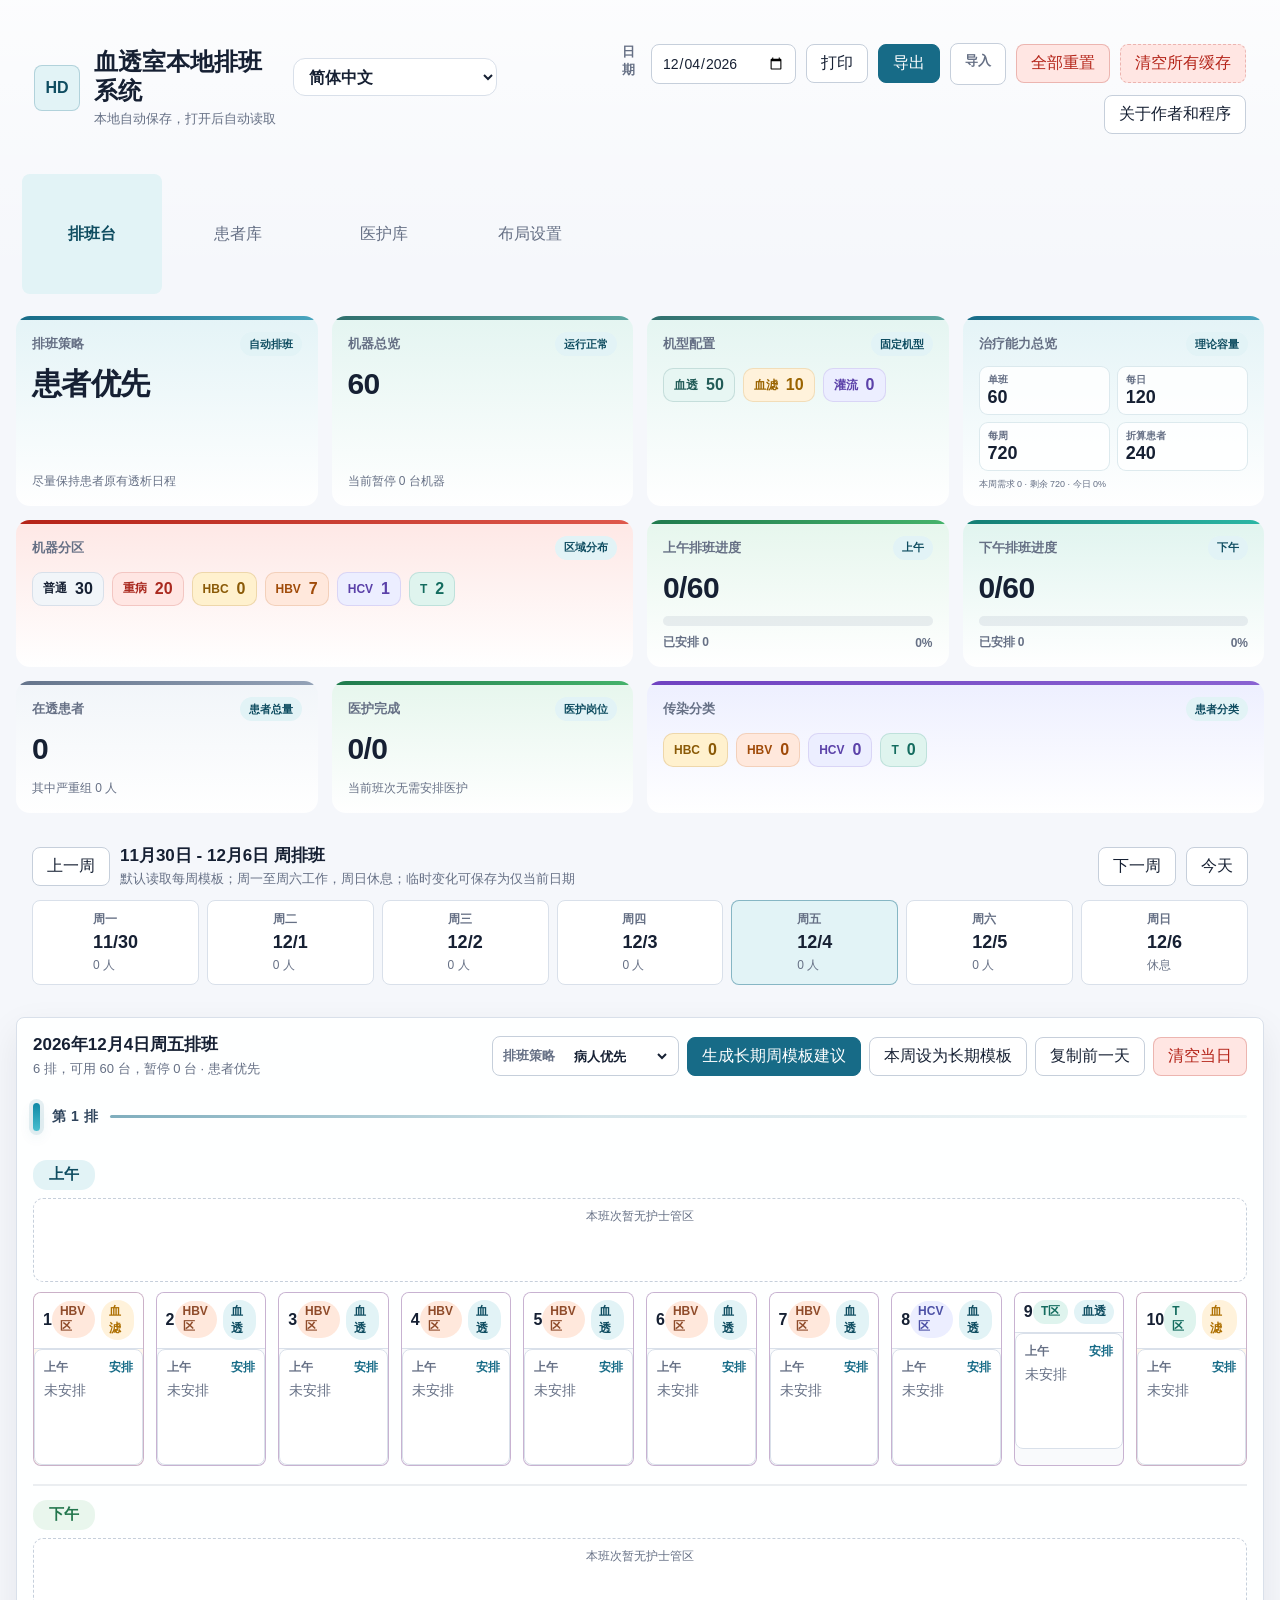
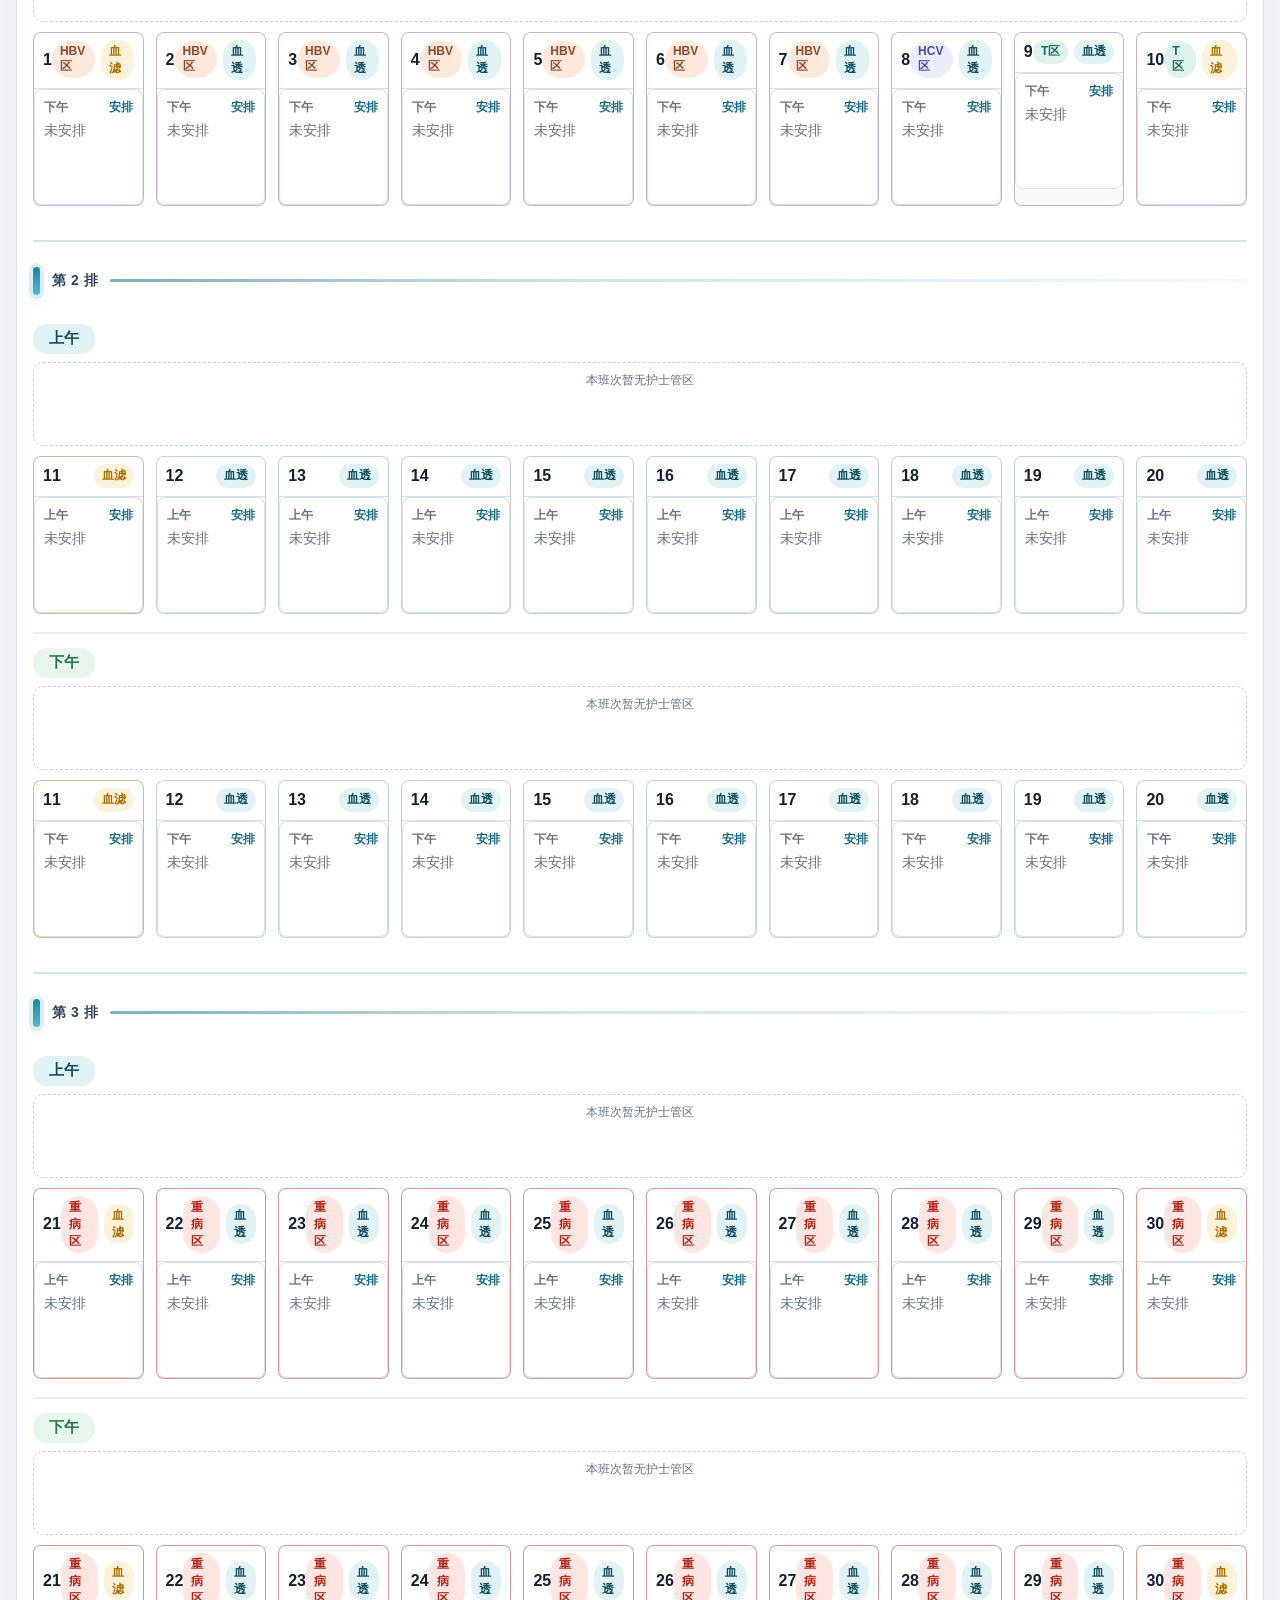
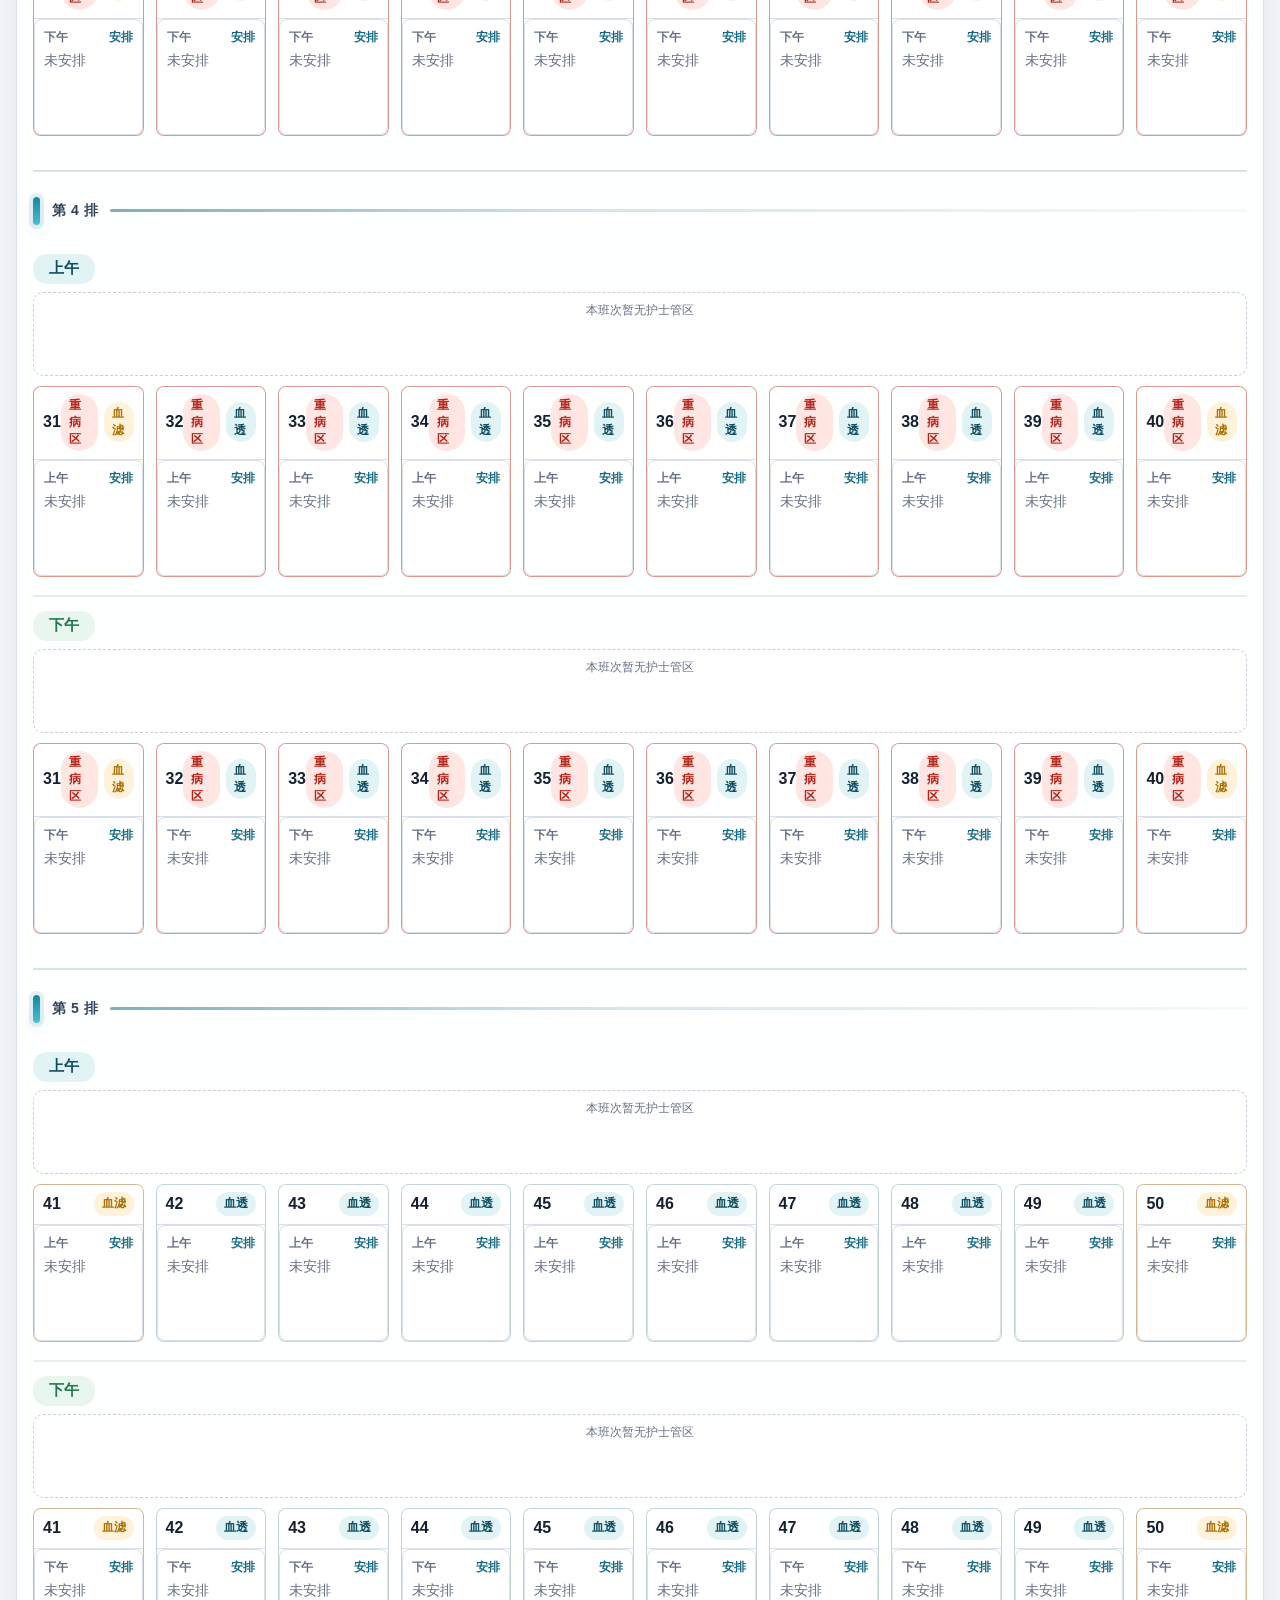
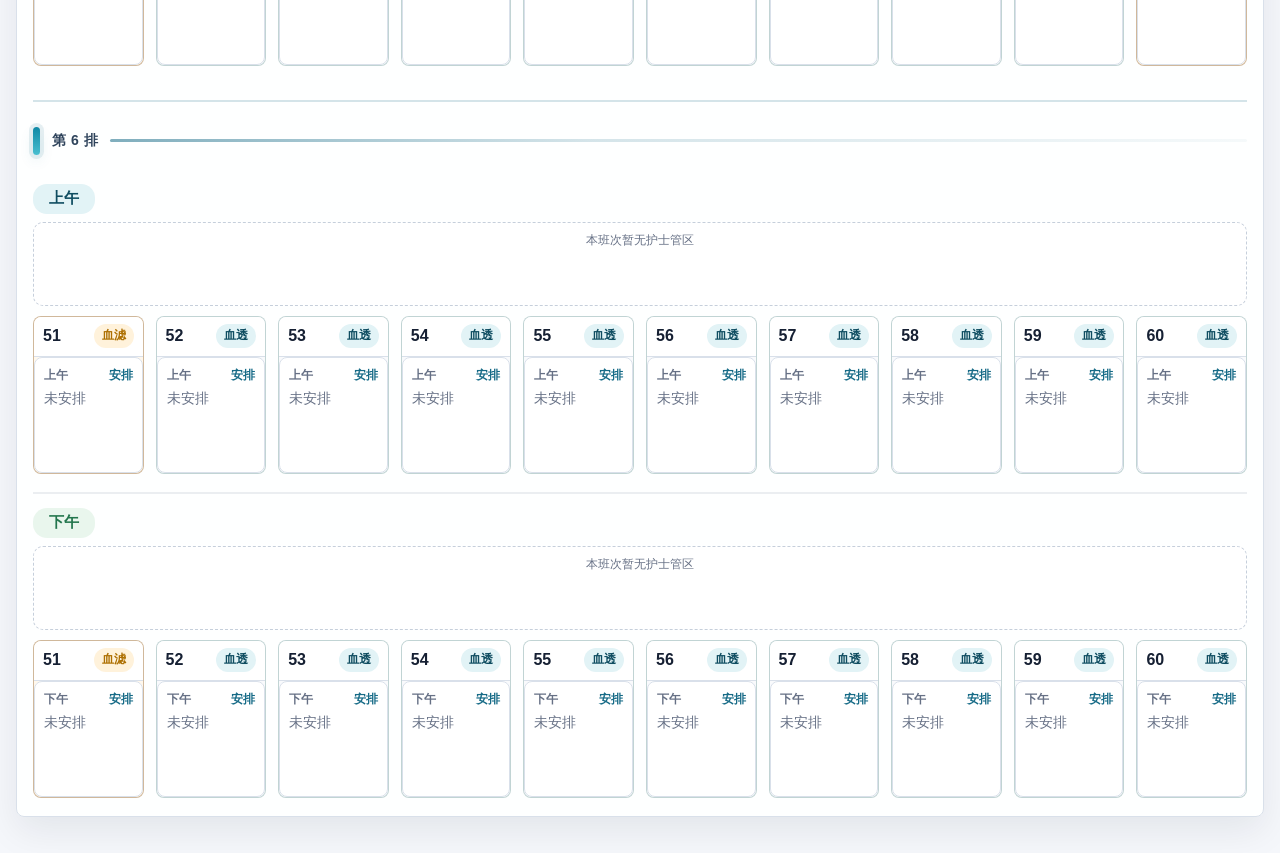
<file: index.html>
<!DOCTYPE html>

<html lang="zh-CN">
<head>
<meta charset="utf-8"/>
<meta content="width=device-width, initial-scale=1.0" name="viewport"/>
<meta content="no-store, no-cache, must-revalidate" http-equiv="Cache-Control"/>
<meta content="no-cache" http-equiv="Pragma"/>
<meta content="0" http-equiv="Expires"/>
<title>血透室本地排班系统</title>
<link href="styles.css?v=20260617-28" rel="stylesheet"/>
</head>
<body>
<div class="app-shell">
<header class="topbar">
<div class="brand-block">
<div class="brand-mark">HD</div>
<div class="brand-copy">
<div class="brand-title-row">
<h1 id="roomTitle"><span data-i18n="static_002">血透室本地排班系统</span></h1>
<label class="header-language-control" title="Language">
<span class="sr-only">Language</span>
<select aria-label="Language" id="languageSelect"></select>
</label>
</div>
<p id="storageStatus"><span data-i18n="static_003">本地自动保存，打开后自动读取</span></p>
</div>
</div>
<div class="top-actions">
<label class="date-control">
<span><span data-i18n="static_004">日期</span></span>
<input id="scheduleDate" type="date"/>
</label>
<button class="ghost-button" id="printSchedule" type="button"><span data-i18n="static_005">打印</span></button>
<button class="primary-button" id="exportData" type="button"><span data-i18n="static_006">导出</span></button>
<label class="ghost-button import-button" for="importData">
<span id="importDataLabel"><span data-i18n="static_007">导入</span></span>
<input accept="application/json" id="importData" type="file"/>
</label>
<button class="danger-button" id="resetAllData" type="button"><span data-i18n="static_008">全部重置</span></button>
<button class="danger-button cache-button" data-i18n-title="static_171" id="clearAllCache" title="删除本程序保存的数据并强制重新载入最新版页面" type="button"><span data-i18n="static_009">清空所有缓存</span></button>
<button class="ghost-button about-button" id="openAboutDialog" type="button"><span data-i18n="static_010">关于作者和程序</span></button>
</div>
</header>
<nav aria-label="主功能" class="tabs" data-i18n-aria-label="static_172">
<button class="tab-button active" data-view="schedule" type="button"><span data-i18n="static_011">排班台</span></button>
<button class="tab-button" data-view="patients" type="button"><span data-i18n="static_012">患者库</span></button>
<button class="tab-button" data-view="staff" type="button"><span data-i18n="static_013">医护库</span></button>
<button class="tab-button" data-view="layout" type="button"><span data-i18n="static_014">布局设置</span></button>
</nav>
<main>
<section class="view active" id="scheduleView">
<div class="summary-grid" id="summaryGrid"></div>
<section aria-label="周排班导航" class="week-board" data-i18n-aria-label="static_173">
<div class="week-toolbar">
<button class="ghost-button" id="prevWeek" type="button"><span data-i18n="static_015">上一周</span></button>
<div>
<h2 id="weekTitle"><span data-i18n="static_016">本周排班</span></h2>
<p id="weekMeta"><span data-i18n="static_017">默认读取每周模板，可对单日单独调整</span></p>
</div>
<button class="ghost-button" id="nextWeek" type="button"><span data-i18n="static_018">下一周</span></button>
<button class="ghost-button" id="todayButton" type="button"><span data-i18n="static_019">今天</span></button>
</div>
<div class="week-day-strip" id="weekDayStrip"></div>
</section>
<section aria-label="机器排班表" class="machine-board" data-i18n-aria-label="static_174">
<div class="board-toolbar">
<div>
<h2 id="boardTitle"><span data-i18n="static_020">今日排班</span></h2>
<p id="boardMeta"></p>
</div>
<div class="board-actions">
<label class="schedule-priority-control">
<span id="schedulePriorityLabel"><span data-i18n="static_021">排班策略</span></span>
<select id="schedulePriority">
<option value="patient">病人优先</option>
<option value="staff">医护优先</option>
<option value="smart">灵巧排班</option>
</select>
</label>
<button class="primary-button" id="autoScheduleDay" type="button"><span data-i18n="static_025">生成长期周模板建议</span></button>
<button class="ghost-button" id="saveDayAsWeeklyTemplate" type="button"><span data-i18n="static_026">本周设为长期模板</span></button>
<button class="ghost-button" id="copyPreviousDay" type="button"><span data-i18n="static_027">复制前一天</span></button>
<button class="danger-button" id="clearDay" type="button"><span data-i18n="static_028">清空当日</span></button>
</div>
</div>
<div class="machine-rows" id="machineRows"></div>
</section>
</section>
<section class="view" id="patientsView">
<div class="patient-management">
<section class="patient-editor">
<div class="panel-header">
<h2 id="patientFormTitle"><span data-i18n="static_029">新增患者</span></h2>
<button class="ghost-button" id="resetPatientForm" type="button"><span data-i18n="static_030">新建</span></button>
</div>
<form id="patientForm">
<input id="patientId" type="hidden"/>
<div class="form-grid two">
<label>
<span><span data-i18n="static_031">姓名</span></span>
<input autocomplete="off" id="patientName" maxlength="32" required=""/>
</label>
<label>
<span><span data-i18n="static_032">透析号</span></span>
<input autocomplete="off" id="dialysisNo" maxlength="32"/>
</label>
<label>
<span><span data-i18n="static_033">性别</span></span>
<select id="patientGender">
<option value="">未填</option>
<option value="男">男</option>
<option value="女">女</option>
</select>
</label>
<label>
<span><span data-i18n="static_037">年龄</span></span>
<input id="patientAge" max="120" min="0" type="number"/>
</label>
<label>
<span><span data-i18n="static_038">联系电话</span></span>
<input autocomplete="off" id="patientPhone" maxlength="32"/>
</label>
<label>
<span><span data-i18n="static_039">干体重 kg</span></span>
<input id="dryWeight" max="300" min="0" step="0.1" type="number"/>
</label>
<label>
<span><span data-i18n="static_040">血管通路</span></span>
<select id="vascularAccess">
<option value="">未填</option>
<option value="自体内瘘">自体内瘘</option>
<option value="人工血管">人工血管</option>
<option value="长期导管">长期导管</option>
<option value="临时导管">临时导管</option>
<option value="其他">其他</option>
</select>
</label>
<label>
<span><span data-i18n="static_047">常规治疗</span></span>
<select id="patientTreatmentType">
<option value="hemodialysis">血透</option>
<option value="hemofiltration">血滤</option>
<option value="perfusion">灌流</option>
</select>
</label>
<label>
<span><span data-i18n="static_051">每周次数</span></span>
<input id="weeklyTreatmentCount" max="6" min="1" type="number" value="3"/>
</label>
<label>
<span><span data-i18n="static_052">每月血滤次数</span></span>
<input id="monthlyHdfCount" max="4" min="0" type="number" value="1"/>
<small class="field-hint"><span data-i18n="static_053">仅用于常规血透患者；血滤或灌流患者不再另行生成月度血滤。</span></small>
</label>
<label>
<span><span data-i18n="static_054">状态</span></span>
<select id="patientStatus">
<option value="active">在透</option>
<option value="paused">暂停</option>
</select>
</label>
<label>
<span><span data-i18n="static_057">感染标识</span></span>
<select id="infectionFlag">
<option value="">无</option>
<option value="HBC">HBC</option>
<option value="HBV">HBV</option>
<option value="HCV">HCV</option>
<option value="T">T</option>
</select>
</label>
<label>
<span><span data-i18n="static_059">护理组别</span></span>
<select id="careLevel">
<option value="standard">普通组</option>
<option value="severe">严重组</option>
</select>
</label>
<label>
<span><span data-i18n="static_062">常用班次</span></span>
<select id="preferredShift">
<option value="">不限</option>
<option value="morning">上午</option>
<option value="afternoon">下午</option>
</select>
</label>
<label>
<span><span data-i18n="static_066">长期固定机位</span></span>
<select id="patientFixedMachine">
<option value="">首次自动排班后固定</option>
</select>
<small class="field-hint"><span data-i18n="static_068">周模板会长期使用该机位；临时换位请保存为仅当前日期。月度血滤在固定机位不支持血滤时可临时换机。</span></small>
</label>
</div>
<fieldset class="preference-fieldset">
<legend><span data-i18n="static_069">透析星期倾向</span></legend>
<div class="checkbox-grid" id="patientPreferredDays">
<label><input type="checkbox" value="1"/><span data-i18n="static_070">周一</span></label>
<label><input type="checkbox" value="2"/><span data-i18n="static_071">周二</span></label>
<label><input type="checkbox" value="3"/><span data-i18n="static_072">周三</span></label>
<label><input type="checkbox" value="4"/><span data-i18n="static_073">周四</span></label>
<label><input type="checkbox" value="5"/><span data-i18n="static_074">周五</span></label>
<label><input type="checkbox" value="6"/><span data-i18n="static_075">周六</span></label>
<label><input type="checkbox" value="0"/><span data-i18n="static_076">周日</span></label>
</div>
</fieldset>
<label class="full-field">
<span><span data-i18n="static_077">备注</span></span>
<textarea id="patientNote" maxlength="300" rows="4"></textarea>
</label>
<div class="form-actions">
<button class="primary-button" type="submit"><span data-i18n="static_078">保存患者</span></button>
<button class="danger-button hidden" id="deletePatient" type="button"><span data-i18n="static_079">删除患者</span></button>
</div>
</form>
</section>
<section class="patient-list-panel">
<div class="panel-header">
<h2><span data-i18n="static_080">患者列表</span></h2>
<input class="search-input compact" data-i18n-placeholder="static_175" id="patientSearch" placeholder="搜索患者" type="search"/>
</div>
<div class="patient-table-wrap">
<table class="patient-table">
<thead>
<tr>
<th><span data-i18n="static_081">姓名</span></th>
<th><span data-i18n="static_082">透析号</span></th>
<th><span data-i18n="static_083">通路</span></th>
<th><span data-i18n="static_084">治疗</span></th>
<th><span data-i18n="static_085">班次</span></th>
<th><span data-i18n="static_086">状态</span></th>
<th><span data-i18n="static_087">操作</span></th>
</tr>
</thead>
<tbody id="patientTableBody"></tbody>
</table>
</div>
</section>
</div>
</section>
<section class="view" id="staffView">
<section aria-label="医护排班表" class="staff-board" data-i18n-aria-label="static_176">
<div class="board-toolbar">
<div>
<h2 id="staffTitle"><span data-i18n="static_088">医护排班</span></h2>
<p id="staffMeta"></p>
</div>
<label class="scope-control">
<span><span data-i18n="static_089">保存范围</span></span>
<select id="staffScheduleScope">
<option value="weekly">每周重复</option>
<option value="date">仅当前日期</option>
</select>
</label>
</div>
<div class="staff-schedule-grid" id="staffScheduleGrid"></div>
</section>
<div class="patient-management">
<section class="patient-editor">
<div class="panel-header">
<h2 id="staffFormTitle"><span data-i18n="static_092">新增医护</span></h2>
<button class="ghost-button" id="resetStaffForm" type="button"><span data-i18n="static_093">新建</span></button>
</div>
<form id="staffForm">
<input id="staffId" type="hidden"/>
<div class="form-grid two">
<label>
<span><span data-i18n="static_094">姓名</span></span>
<input autocomplete="off" id="staffName" maxlength="32" required=""/>
</label>
<label>
<span><span data-i18n="static_095">工号</span></span>
<input autocomplete="off" id="staffCode" maxlength="32"/>
</label>
<label>
<span><span data-i18n="static_096">角色</span></span>
<select id="staffRole">
<option value="nurse">护士</option>
<option value="doctor">医生</option>
</select>
</label>
<label>
<span><span data-i18n="static_099">联系电话</span></span>
<input autocomplete="off" id="staffPhone" maxlength="32"/>
</label>
<label>
<span><span data-i18n="static_100">上班倾向</span></span>
<select id="staffPreferredShift">
<option value="">不限</option>
<option value="morning">上午</option>
<option value="afternoon">下午</option>
</select>
</label>
<label>
<span><span data-i18n="static_104">状态</span></span>
<select id="staffStatus">
<option value="active">在岗</option>
<option value="paused">停用</option>
</select>
</label>
</div>
<label class="full-field">
<span><span data-i18n="static_107">备注</span></span>
<textarea id="staffNote" maxlength="300" rows="4"></textarea>
</label>
<div class="form-actions">
<button class="primary-button" type="submit"><span data-i18n="static_108">保存医护</span></button>
<button class="danger-button hidden" id="deleteStaff" type="button"><span data-i18n="static_109">删除医护</span></button>
</div>
</form>
</section>
<section class="patient-list-panel">
<div class="panel-header">
<h2><span data-i18n="static_110">医护列表</span></h2>
<input class="search-input compact" data-i18n-placeholder="static_177" id="staffSearch" placeholder="搜索姓名、工号、电话" type="search"/>
</div>
<div class="patient-table-wrap">
<table class="patient-table">
<thead>
<tr>
<th><span data-i18n="static_111">姓名</span></th>
<th><span data-i18n="static_112">工号</span></th>
<th><span data-i18n="static_113">角色</span></th>
<th><span data-i18n="static_114">倾向</span></th>
<th><span data-i18n="static_115">状态</span></th>
<th><span data-i18n="static_116">操作</span></th>
</tr>
</thead>
<tbody id="staffTableBody"></tbody>
</table>
</div>
</section>
</div>
</section>
<section class="view" id="layoutView">
<div class="settings-layout">
<section class="settings-panel">
<div class="panel-header">
<h2><span data-i18n="static_117">基础设置</span></h2>
</div>
<form id="layoutForm">
<div class="form-grid two">
<label>
<span><span data-i18n="static_120">科室名称</span></span>
<input id="roomName" maxlength="32" required=""/>
</label>
<label>
<span><span data-i18n="static_121">每排机器数</span></span>
<input id="machinesPerRow" max="30" min="1" required="" type="number"/>
</label>
<label>
<span><span data-i18n="static_122">机器排数</span></span>
<input id="rowCount" max="20" min="1" required="" type="number"/>
</label>
<label>
<span><span data-i18n="static_123">第一台从哪边开始</span></span>
<select id="numberingStartSide">
<option value="left">左边</option>
<option value="right">右边</option>
</select>
</label>
<label>
<span><span data-i18n="static_126">通用传染区名称</span></span>
<input data-i18n-placeholder="static_178" id="specialZoneName" maxlength="16" placeholder="如 传染区"/>
</label>
</div>
<div class="form-actions">
<button class="primary-button" type="submit"><span data-i18n="static_127">应用布局</span></button>
<button class="ghost-button" id="restoreDemo" type="button"><span data-i18n="static_128">恢复默认布局</span></button>
</div>
</form>
<section aria-label="演示数据" class="demo-tools" data-i18n-aria-label="static_179">
<div class="panel-header compact">
<h3><span data-i18n="static_129">演示数据</span></h3>
</div>
<div class="form-grid two">
<label>
<span><span data-i18n="static_130">患者数量</span></span>
<input id="demoPatientCount" max="300" min="0" type="number" value="36"/>
</label>
<label>
<span><span data-i18n="static_131">医生数量</span></span>
<input id="demoDoctorCount" max="50" min="0" type="number" value="4"/>
</label>
<label>
<span><span data-i18n="static_132">护士数量</span></span>
<input id="demoNurseCount" max="200" min="0" type="number" value="10"/>
</label>
<label>
<span><span data-i18n="static_133">HBC 患者数量</span></span>
<input id="demoHbcCount" max="300" min="0" type="number" value="0"/>
</label>
<label>
<span><span data-i18n="static_134">HBV 患者数量</span></span>
<input id="demoHbvCount" max="300" min="0" type="number" value="2"/>
</label>
<label>
<span><span data-i18n="static_135">HCV 患者数量</span></span>
<input id="demoHcvCount" max="300" min="0" type="number" value="1"/>
</label>
<label>
<span><span data-i18n="static_136">T 患者数量</span></span>
<input id="demoTCount" max="300" min="0" type="number" value="1"/>
</label>
<label>
<span><span data-i18n="static_137">严重组患者数量</span></span>
<input id="demoSevereCount" max="300" min="0" type="number" value="4"/>
</label>
<label>
<span><span data-i18n="static_138">演示每月血滤次数</span></span>
<input id="demoMonthlyHdfCount" max="4" min="0" type="number" value="1"/>
</label>
</div>
<div class="form-actions">
<button class="primary-button" id="generateDemoData" type="button"><span data-i18n="static_139">生成演示数据</span></button>
<button class="danger-button" id="clearDemoData" type="button"><span data-i18n="static_140">清除演示数据</span></button>
</div>
</section>
</section>
<section class="layout-preview">
<div class="panel-header">
<h2><span data-i18n="static_141">布局预览</span></h2>
<div class="preview-tools">
<label>
<span><span data-i18n="static_142">点击设置</span></span>
<select id="layoutEditMode">
<option value="type:hemodialysis">设为血透</option>
<option value="type:hemofiltration">设为血滤</option>
<option value="type:perfusion">设为灌流</option>
<option value="zone:normal">设为普通区</option>
<option value="zone:severe">设为重病区</option>
<option value="zone:infection">设为通用传染区</option>
<option value="zone:HBC">设为 HBC 区</option>
<option value="zone:HBV">设为 HBV 区</option>
<option value="zone:HCV">设为 HCV 区</option>
<option value="zone:T">设为 T 区</option>
<option value="paused">暂停/恢复机器（故障）</option>
<option value="inactive">删除/恢复机位</option>
</select>
</label>
<span class="count-badge" id="layoutCountBadge"></span>
</div>
</div>
<div class="layout-preview-grid" id="layoutPreviewGrid"></div>
</section>
</div>
</section>
</main>
</div>
<dialog class="assignment-dialog about-dialog" id="aboutDialog">
<form id="aboutForm" method="dialog">
<div class="dialog-header">
<div>
<h3 id="aboutDialogTitle"><span data-i18n="static_155">关于作者和程序</span></h3>
<p id="aboutDialogSubtitle"><span data-i18n="static_156">开源 · 免费 · 祝福所有医护</span></p>
</div>
</div>
<div class="about-dialog-body">
<p id="aboutAuthorText"><span data-i18n="static_157">作者本人是透析患者，程序完全开源，完全免费。</span></p>
<p id="aboutThanksText"><span data-i18n="static_158">感谢世界上所有的医护，希望你们每天都开开心心，健健康康。</span></p>
<p class="about-contact" id="aboutContactText"><span data-i18n="static_159">有任何需求、建议或问题，欢迎联系：</span><a href="mailto:434881918@qq.com">434881918@qq.com</a>
</p>
<p class="about-sign"><span data-i18n="static_160">卓韵</span></p>
</div>
<div class="dialog-actions">
<div></div>
<button class="primary-button" type="submit" value="close"><span data-i18n="static_161">关闭</span></button>
</div>
</form>
</dialog>
<dialog class="assignment-dialog" id="assignmentDialog">
<form id="assignmentForm" method="dialog">
<div class="dialog-header">
<div>
<h2 id="assignmentTitle"><span data-i18n="static_162">安排患者</span></h2>
<p id="assignmentSubtitle"></p>
</div>
<button aria-label="关闭" class="icon-button" data-i18n-aria-label="static_180" type="submit" value="cancel">×</button>
</div>
<label>
<span><span data-i18n="static_163">患者</span></span>
<select id="assignmentPatient"></select>
</label>
<label>
<span><span data-i18n="static_164">备注</span></span>
<textarea id="assignmentNote" maxlength="160" rows="3"></textarea>
</label>
<label>
<span><span data-i18n="static_165">保存范围</span></span>
<select id="assignmentScope">
<option value="weekly">每周重复</option>
<option value="date">仅当前日期</option>
</select>
</label>
<div class="dialog-actions">
<button class="danger-button" id="removeAssignment" type="button"><span data-i18n="static_168">移除</span></button>
<div>
<button class="ghost-button" type="submit" value="cancel"><span data-i18n="static_169">取消</span></button>
<button class="primary-button" id="saveAssignment" type="submit" value="default"><span data-i18n="static_170">保存</span></button>
</div>
</div>
</form>
</dialog>
<div aria-live="polite" class="toast" id="toast" role="status"></div>
<script src="languages.js?v=20260617-28"></script>
<script src="app.js?v=20260617-28"></script>
</body>
</html>
</file>
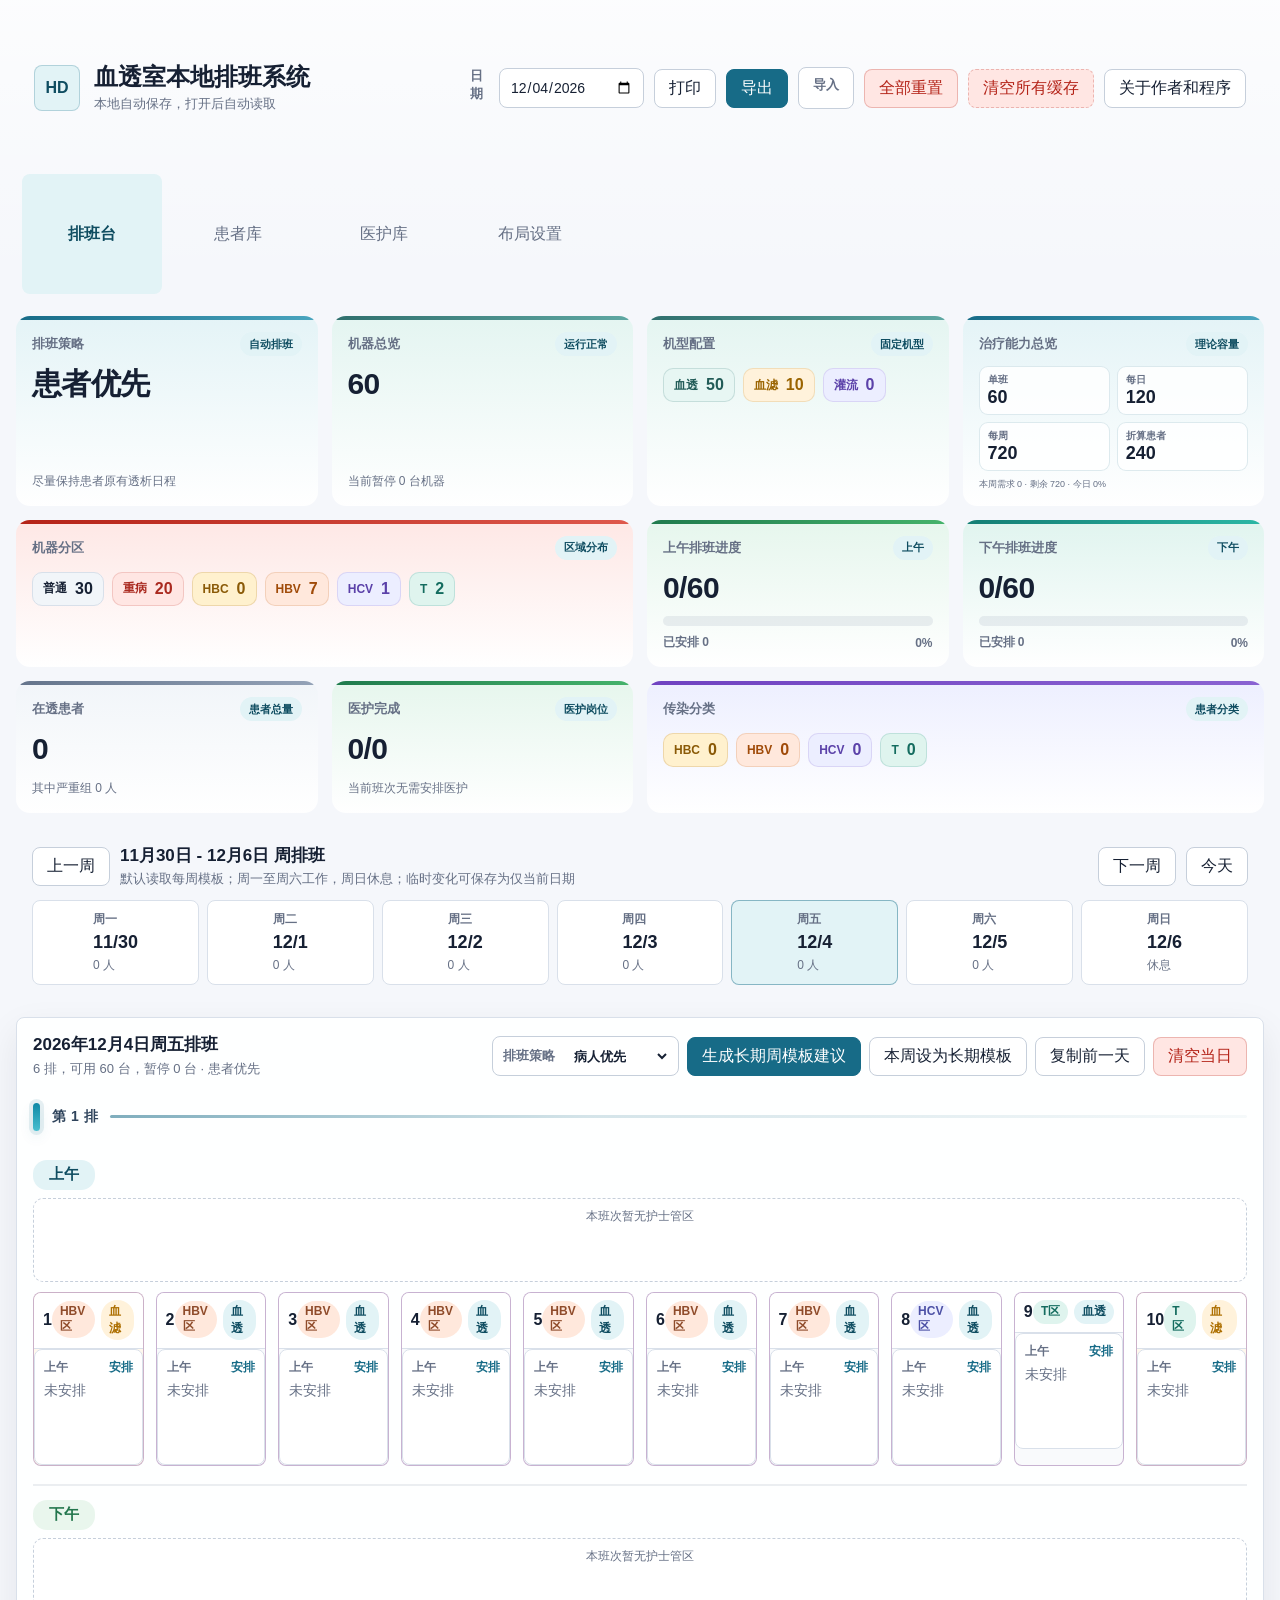
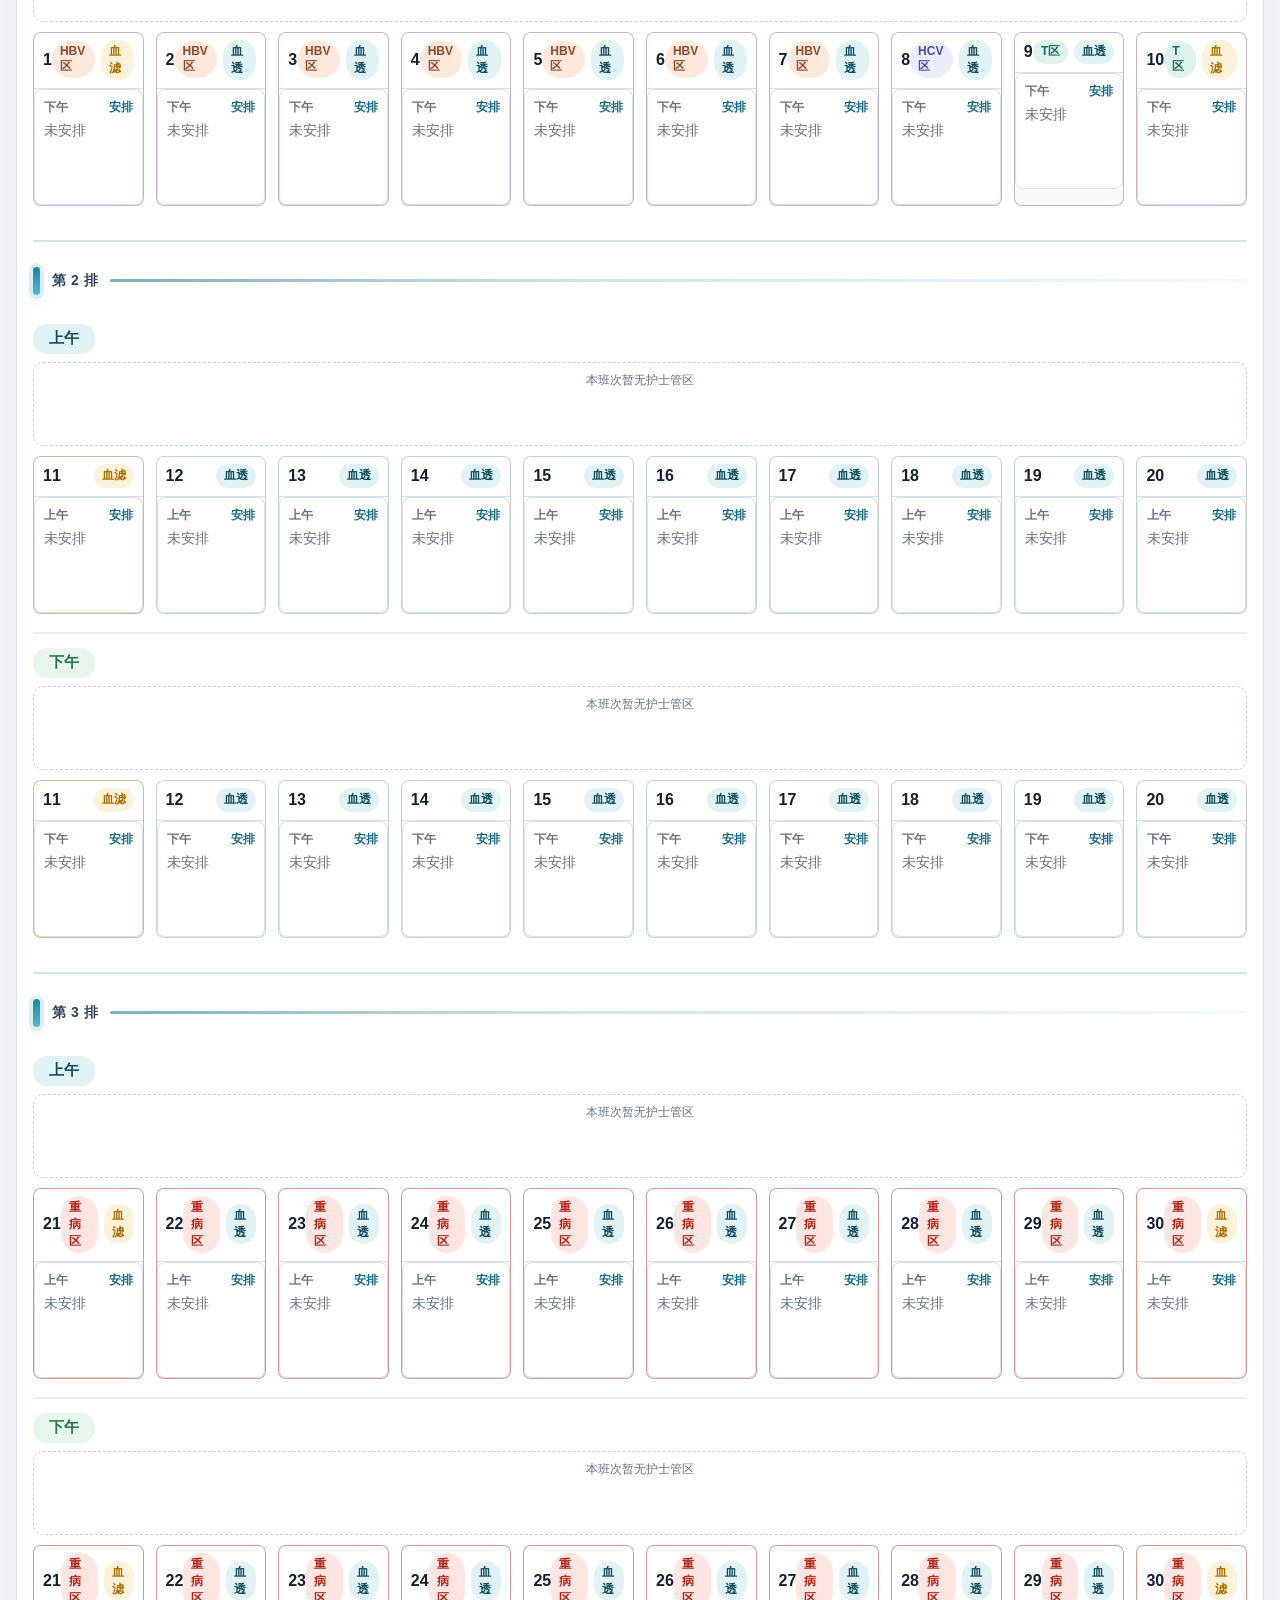
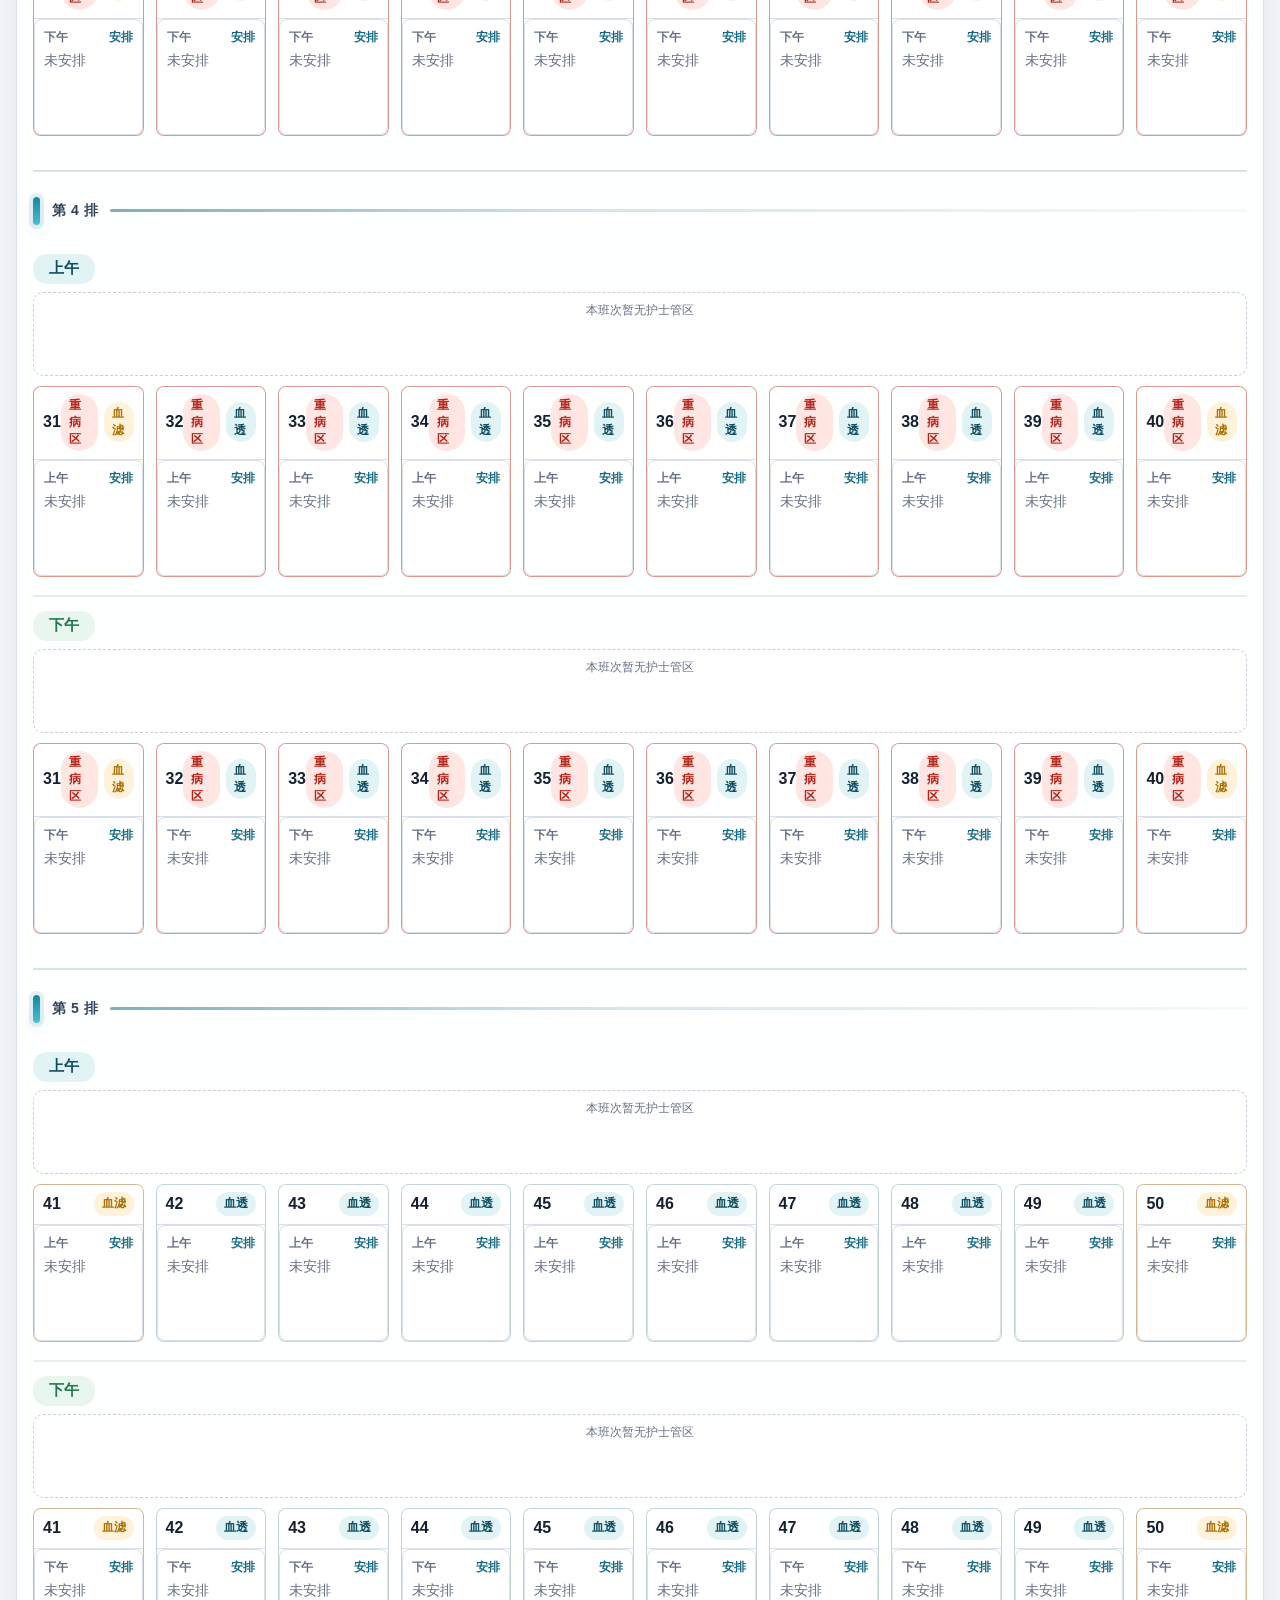
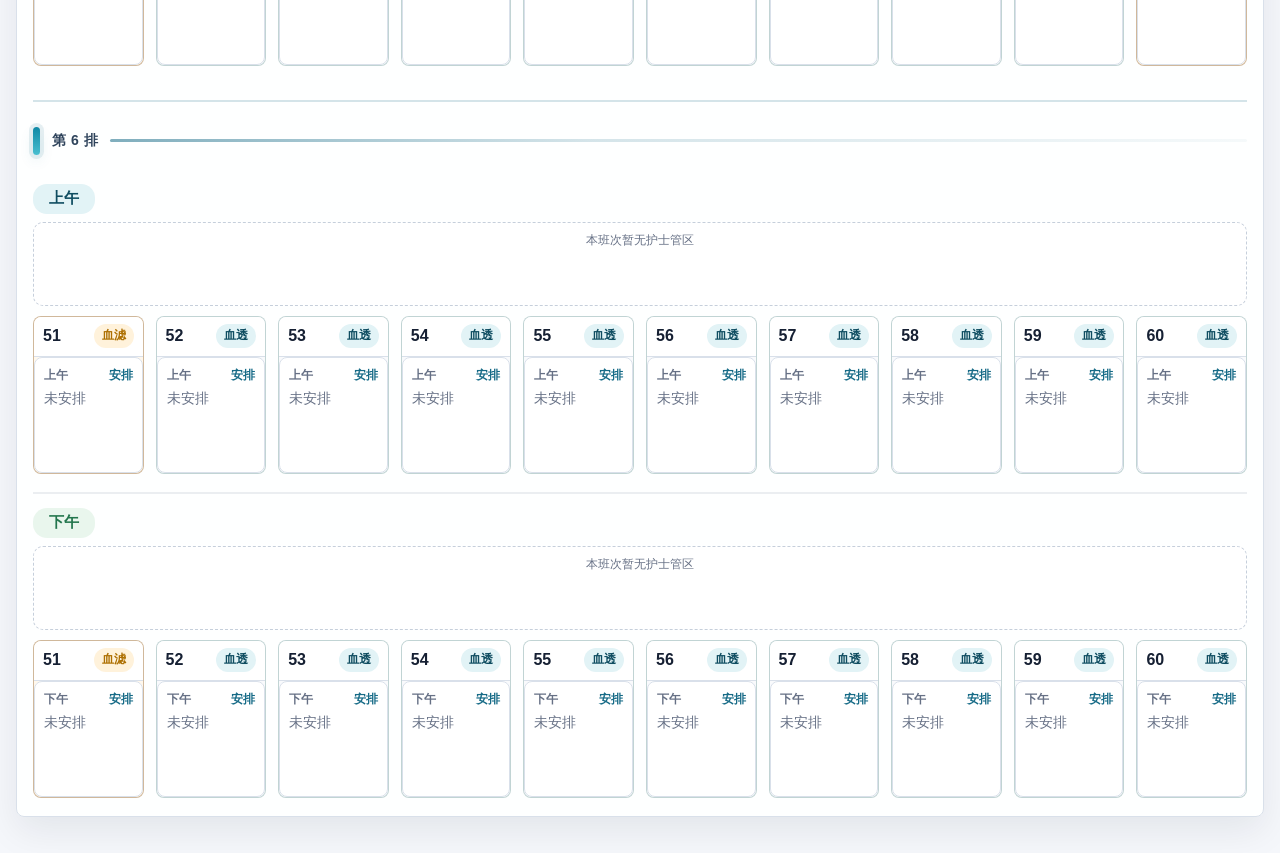
<file: 血透室排班_0.3v/index.html>
<!doctype html>
<html lang="zh-CN">
  <head>
    <meta charset="UTF-8" />
    <meta name="viewport" content="width=device-width, initial-scale=1.0" />
    <meta http-equiv="Cache-Control" content="no-store, no-cache, must-revalidate" />
    <meta http-equiv="Pragma" content="no-cache" />
    <meta http-equiv="Expires" content="0" />
    <title>血透室本地排班系统</title>
    <link rel="stylesheet" href="styles.css?v=20260617-4" />
  </head>
  <body>
    <div class="app-shell">
      <header class="topbar">
        <div class="brand-block">
          <div class="brand-mark">HD</div>
          <div>
            <h1 id="roomTitle">血透室本地排班系统</h1>
            <p id="storageStatus">本地自动保存，打开后自动读取</p>
          </div>
        </div>
        <div class="top-actions">
          <label class="date-control">
            <span>日期</span>
            <input id="scheduleDate" type="date" />
          </label>
          <button class="ghost-button" id="printSchedule" type="button">打印</button>
          <button class="primary-button" id="exportData" type="button">导出</button>
          <label class="ghost-button import-button" for="importData">
            <span id="importDataLabel">导入</span>
            <input id="importData" type="file" accept="application/json" />
          </label>
          <button class="danger-button" id="resetAllData" type="button">全部重置</button>
          <button class="danger-button cache-button" id="clearAllCache" type="button" title="删除本程序保存的数据并强制重新载入最新版页面">清空所有缓存</button>
          <button class="ghost-button about-button" id="openAboutDialog" type="button">关于作者和程序</button>
        </div>
      </header>

      <nav class="tabs" aria-label="主功能">
        <button class="tab-button active" type="button" data-view="schedule">排班台</button>
        <button class="tab-button" type="button" data-view="patients">患者库</button>
        <button class="tab-button" type="button" data-view="staff">医护库</button>
        <button class="tab-button" type="button" data-view="layout">布局设置</button>
      </nav>

      <main>
        <section class="view active" id="scheduleView">
          <div class="summary-grid" id="summaryGrid"></div>

          <section class="week-board" aria-label="周排班导航">
            <div class="week-toolbar">
              <button class="ghost-button" id="prevWeek" type="button">上一周</button>
              <div>
                <h2 id="weekTitle">本周排班</h2>
                <p id="weekMeta">默认读取每周模板，可对单日单独调整</p>
              </div>
              <button class="ghost-button" id="nextWeek" type="button">下一周</button>
              <button class="ghost-button" id="todayButton" type="button">今天</button>
            </div>
            <div class="week-day-strip" id="weekDayStrip"></div>
          </section>

          <section class="machine-board" aria-label="机器排班表">
            <div class="board-toolbar">
              <div>
                <h2 id="boardTitle">今日排班</h2>
                <p id="boardMeta"></p>
              </div>
              <div class="board-actions">
                <label class="schedule-priority-control">
                  <span id="schedulePriorityLabel">排班策略</span>
                  <select id="schedulePriority">
                    <option value="patient">病人优先</option>
                    <option value="staff">医护优先</option>
                  </select>
                </label>
                <button class="primary-button" id="autoScheduleDay" type="button">生成长期周模板建议</button>
                <button class="ghost-button" id="saveDayAsWeeklyTemplate" type="button">本周设为长期模板</button>
                <button class="ghost-button" id="copyPreviousDay" type="button">复制前一天</button>
                <button class="danger-button" id="clearDay" type="button">清空当日</button>
              </div>
            </div>
            <div class="machine-rows" id="machineRows"></div>
          </section>
        </section>

        <section class="view" id="patientsView">
          <div class="patient-management">
            <section class="patient-editor">
              <div class="panel-header">
                <h2 id="patientFormTitle">新增患者</h2>
                <button class="ghost-button" id="resetPatientForm" type="button">新建</button>
              </div>
              <form id="patientForm">
                <input type="hidden" id="patientId" />
                <div class="form-grid two">
                  <label>
                    <span>姓名</span>
                    <input id="patientName" required maxlength="32" autocomplete="off" />
                  </label>
                  <label>
                    <span>透析号</span>
                    <input id="dialysisNo" maxlength="32" autocomplete="off" />
                  </label>
                  <label>
                    <span>性别</span>
                    <select id="patientGender">
                      <option value="">未填</option>
                      <option value="男">男</option>
                      <option value="女">女</option>
                    </select>
                  </label>
                  <label>
                    <span>年龄</span>
                    <input id="patientAge" type="number" min="0" max="120" />
                  </label>
                  <label>
                    <span>联系电话</span>
                    <input id="patientPhone" maxlength="32" autocomplete="off" />
                  </label>
                  <label>
                    <span>干体重 kg</span>
                    <input id="dryWeight" type="number" min="0" max="300" step="0.1" />
                  </label>
                  <label>
                    <span>血管通路</span>
                    <select id="vascularAccess">
                      <option value="">未填</option>
                      <option value="自体内瘘">自体内瘘</option>
                      <option value="人工血管">人工血管</option>
                      <option value="长期导管">长期导管</option>
                      <option value="临时导管">临时导管</option>
                      <option value="其他">其他</option>
                    </select>
                  </label>
                  <label>
                    <span>常规治疗</span>
                    <select id="patientTreatmentType">
                      <option value="hemodialysis">血透</option>
                      <option value="hemofiltration">血滤</option>
                      <option value="perfusion">灌流</option>
                    </select>
                  </label>
                  <label>
                    <span>每周次数</span>
                    <input id="weeklyTreatmentCount" type="number" min="1" max="6" value="3" />
                  </label>
                  <label>
                    <span>每月血滤次数</span>
                    <input id="monthlyHdfCount" type="number" min="0" max="4" value="1" />
                    <small class="field-hint">仅用于常规血透患者；血滤或灌流患者不再另行生成月度血滤。</small>
                  </label>
                  <label>
                    <span>状态</span>
                    <select id="patientStatus">
                      <option value="active">在透</option>
                      <option value="paused">暂停</option>
                    </select>
                  </label>
                  <label>
                    <span>感染标识</span>
                    <select id="infectionFlag">
                      <option value="">无</option>
                      <option value="HBC">HBC</option>
                      <option value="HBV">HBV</option>
                      <option value="HCV">HCV</option>
                      <option value="T">T</option>
                    </select>
                  </label>
                  <label>
                    <span>护理组别</span>
                    <select id="careLevel">
                      <option value="standard">普通组</option>
                      <option value="severe">严重组</option>
                    </select>
                  </label>
                  <label>
                    <span>常用班次</span>
                    <select id="preferredShift">
                      <option value="">不限</option>
                      <option value="morning">上午</option>
                      <option value="afternoon">下午</option>
                    </select>
                  </label>
                  <label>
                    <span>长期固定机位</span>
                    <select id="patientFixedMachine">
                      <option value="">首次自动排班后固定</option>
                    </select>
                    <small class="field-hint">周模板会长期使用该机位；临时换位请保存为仅当前日期。月度血滤在固定机位不支持血滤时可临时换机。</small>
                  </label>
                </div>
                <fieldset class="preference-fieldset">
                  <legend>透析星期倾向</legend>
                  <div class="checkbox-grid" id="patientPreferredDays">
                    <label><input type="checkbox" value="1" /> 周一</label>
                    <label><input type="checkbox" value="2" /> 周二</label>
                    <label><input type="checkbox" value="3" /> 周三</label>
                    <label><input type="checkbox" value="4" /> 周四</label>
                    <label><input type="checkbox" value="5" /> 周五</label>
                    <label><input type="checkbox" value="6" /> 周六</label>
                    <label><input type="checkbox" value="0" /> 周日</label>
                  </div>
                </fieldset>
                <label class="full-field">
                  <span>备注</span>
                  <textarea id="patientNote" rows="4" maxlength="300"></textarea>
                </label>
                <div class="form-actions">
                  <button class="primary-button" type="submit">保存患者</button>
                  <button class="danger-button hidden" id="deletePatient" type="button">删除患者</button>
                </div>
              </form>
            </section>

            <section class="patient-list-panel">
              <div class="panel-header">
                <h2>患者列表</h2>
                <input id="patientSearch" class="search-input compact" type="search" placeholder="搜索患者" />
              </div>
              <div class="patient-table-wrap">
                <table class="patient-table">
                  <thead>
                    <tr>
                      <th>姓名</th>
                      <th>透析号</th>
                      <th>通路</th>
                      <th>治疗</th>
                      <th>班次</th>
                      <th>状态</th>
                      <th>操作</th>
                    </tr>
                  </thead>
                  <tbody id="patientTableBody"></tbody>
                </table>
              </div>
            </section>
          </div>
        </section>

        <section class="view" id="staffView">
          <section class="staff-board" aria-label="医护排班表">
            <div class="board-toolbar">
              <div>
                <h2 id="staffTitle">医护排班</h2>
                <p id="staffMeta"></p>
              </div>
              <label class="scope-control">
                <span>保存范围</span>
                <select id="staffScheduleScope">
                  <option value="weekly">每周重复</option>
                  <option value="date">仅当前日期</option>
                </select>
              </label>
            </div>
            <div class="staff-schedule-grid" id="staffScheduleGrid"></div>
          </section>

          <div class="patient-management">
            <section class="patient-editor">
              <div class="panel-header">
                <h2 id="staffFormTitle">新增医护</h2>
                <button class="ghost-button" id="resetStaffForm" type="button">新建</button>
              </div>
              <form id="staffForm">
                <input type="hidden" id="staffId" />
                <div class="form-grid two">
                  <label>
                    <span>姓名</span>
                    <input id="staffName" required maxlength="32" autocomplete="off" />
                  </label>
                  <label>
                    <span>工号</span>
                    <input id="staffCode" maxlength="32" autocomplete="off" />
                  </label>
                  <label>
                    <span>角色</span>
                    <select id="staffRole">
                      <option value="nurse">护士</option>
                      <option value="doctor">医生</option>
                    </select>
                  </label>
                  <label>
                    <span>联系电话</span>
                    <input id="staffPhone" maxlength="32" autocomplete="off" />
                  </label>
                  <label>
                    <span>上班倾向</span>
                    <select id="staffPreferredShift">
                      <option value="">不限</option>
                      <option value="morning">上午</option>
                      <option value="afternoon">下午</option>
                    </select>
                  </label>
                  <label>
                    <span>状态</span>
                    <select id="staffStatus">
                      <option value="active">在岗</option>
                      <option value="paused">停用</option>
                    </select>
                  </label>
                </div>
                <label class="full-field">
                  <span>备注</span>
                  <textarea id="staffNote" rows="4" maxlength="300"></textarea>
                </label>
                <div class="form-actions">
                  <button class="primary-button" type="submit">保存医护</button>
                  <button class="danger-button hidden" id="deleteStaff" type="button">删除医护</button>
                </div>
              </form>
            </section>

            <section class="patient-list-panel">
              <div class="panel-header">
                <h2>医护列表</h2>
                <input id="staffSearch" class="search-input compact" type="search" placeholder="搜索姓名、工号、电话" />
              </div>
              <div class="patient-table-wrap">
                <table class="patient-table">
                  <thead>
                    <tr>
                      <th>姓名</th>
                      <th>工号</th>
                      <th>角色</th>
                      <th>倾向</th>
                      <th>状态</th>
                      <th>操作</th>
                    </tr>
                  </thead>
                  <tbody id="staffTableBody"></tbody>
                </table>
              </div>
            </section>
          </div>
        </section>

        <section class="view" id="layoutView">
          <div class="settings-layout">
            <section class="settings-panel">
              <div class="panel-header">
                <h2>基础设置</h2>
              </div>
              <label class="full-field settings-language">
                <span>语言 / Language</span>
                <select id="languageSelect">
                  <option value="zh">中文</option>
                  <option value="en">English</option>
                </select>
              </label>
              <form id="layoutForm">
                <div class="form-grid two">
                  <label>
                    <span>科室名称</span>
                    <input id="roomName" required maxlength="32" />
                  </label>
                  <label>
                    <span>每排机器数</span>
                    <input id="machinesPerRow" type="number" min="1" max="30" required />
                  </label>
                  <label>
                    <span>机器排数</span>
                    <input id="rowCount" type="number" min="1" max="20" required />
                  </label>
                  <label>
                    <span>第一台从哪边开始</span>
                    <select id="numberingStartSide">
                      <option value="left">左边</option>
                      <option value="right">右边</option>
                    </select>
                  </label>
                  <label>
                    <span>通用传染区名称</span>
                    <input id="specialZoneName" maxlength="16" placeholder="如 传染区" />
                  </label>
                </div>
                <div class="form-actions">
                  <button class="primary-button" type="submit">应用布局</button>
                  <button class="ghost-button" id="restoreDemo" type="button">恢复默认布局</button>
                </div>
              </form>
              <section class="demo-tools" aria-label="演示数据">
                <div class="panel-header compact">
                  <h3>演示数据</h3>
                </div>
                <div class="form-grid two">
                  <label>
                    <span>患者数量</span>
                    <input id="demoPatientCount" type="number" min="0" max="300" value="36" />
                  </label>
                  <label>
                    <span>医生数量</span>
                    <input id="demoDoctorCount" type="number" min="0" max="50" value="4" />
                  </label>
                  <label>
                    <span>护士数量</span>
                    <input id="demoNurseCount" type="number" min="0" max="200" value="10" />
                  </label>
                  <label>
                    <span>HBC 患者数量</span>
                    <input id="demoHbcCount" type="number" min="0" max="300" value="0" />
                  </label>
                  <label>
                    <span>HBV 患者数量</span>
                    <input id="demoHbvCount" type="number" min="0" max="300" value="2" />
                  </label>
                  <label>
                    <span>HCV 患者数量</span>
                    <input id="demoHcvCount" type="number" min="0" max="300" value="1" />
                  </label>
                  <label>
                    <span>T 患者数量</span>
                    <input id="demoTCount" type="number" min="0" max="300" value="1" />
                  </label>
                  <label>
                    <span>严重组患者数量</span>
                    <input id="demoSevereCount" type="number" min="0" max="300" value="4" />
                  </label>
                  <label>
                    <span>演示每月血滤次数</span>
                    <input id="demoMonthlyHdfCount" type="number" min="0" max="4" value="1" />
                  </label>
                </div>
                <div class="form-actions">
                  <button class="primary-button" id="generateDemoData" type="button">生成演示数据</button>
                  <button class="danger-button" id="clearDemoData" type="button">清除演示数据</button>
                </div>
              </section>
            </section>

            <section class="layout-preview">
              <div class="panel-header">
                <h2>布局预览</h2>
                <div class="preview-tools">
                  <label>
                    <span>点击设置</span>
                    <select id="layoutEditMode">
                      <option value="type:hemodialysis">设为血透</option>
                      <option value="type:hemofiltration">设为血滤</option>
                      <option value="type:perfusion">设为灌流</option>
                      <option value="zone:normal">设为普通区</option>
                      <option value="zone:severe">设为重病区</option>
                      <option value="zone:infection">设为通用传染区</option>
                      <option value="zone:HBC">设为 HBC 区</option>
                      <option value="zone:HBV">设为 HBV 区</option>
                      <option value="zone:HCV">设为 HCV 区</option>
                      <option value="zone:T">设为 T 区</option>
                      <option value="paused">暂停/恢复机器（故障）</option>
                      <option value="inactive">删除/恢复机位</option>
                    </select>
                  </label>
                  <span id="layoutCountBadge" class="count-badge"></span>
                </div>
              </div>
              <div id="layoutPreviewGrid" class="layout-preview-grid"></div>
            </section>
          </div>
        </section>
      </main>
    </div>

    <dialog id="aboutDialog" class="assignment-dialog about-dialog">
      <form method="dialog" id="aboutForm">
        <div class="dialog-header">
          <div>
            <h3 id="aboutDialogTitle">关于作者和程序</h3>
            <p id="aboutDialogSubtitle">开源 · 免费 · 祝福所有医护</p>
          </div>
        </div>
        <div class="about-dialog-body">
          <p>作者本人是透析患者，程序完全开源，完全免费。</p>
          <p>感谢世界上所有的医护，希望你们每天都开开心心，健健康康。</p>
          <p class="about-sign">卓韵</p>
        </div>
        <div class="dialog-actions">
          <div></div>
          <button class="primary-button" value="close" type="submit">关闭</button>
        </div>
      </form>
    </dialog>

    <dialog id="assignmentDialog" class="assignment-dialog">
      <form method="dialog" id="assignmentForm">
        <div class="dialog-header">
          <div>
            <h2 id="assignmentTitle">安排患者</h2>
            <p id="assignmentSubtitle"></p>
          </div>
          <button class="icon-button" value="cancel" type="submit" aria-label="关闭">×</button>
        </div>
        <label>
          <span>患者</span>
          <select id="assignmentPatient"></select>
        </label>
        <label>
          <span>备注</span>
          <textarea id="assignmentNote" rows="3" maxlength="160"></textarea>
        </label>
        <label>
          <span>保存范围</span>
          <select id="assignmentScope">
            <option value="weekly">每周重复</option>
            <option value="date">仅当前日期</option>
          </select>
        </label>
        <div class="dialog-actions">
          <button class="danger-button" id="removeAssignment" type="button">移除</button>
          <div>
            <button class="ghost-button" value="cancel" type="submit">取消</button>
            <button class="primary-button" id="saveAssignment" value="default" type="submit">保存</button>
          </div>
        </div>
      </form>
    </dialog>

    <div class="toast" id="toast" role="status" aria-live="polite"></div>

    <script src="app.js?v=20260617-4"></script>
  </body>
</html>
</file>
<file: styles.css>
:root {
  --bg: #f5f7fb;
  --panel: #ffffff;
  --panel-soft: #f9fafc;
  --ink: #162033;
  --muted: #667085;
  --line: #d9e0ea;
  --line-strong: #c6cfdb;
  --primary: #176b87;
  --primary-dark: #0f4d61;
  --primary-soft: #e2f3f6;
  --accent: #8f5f2a;
  --accent-soft: #fff2db;
  --danger: #b42318;
  --danger-soft: #ffe6e3;
  --success: #1f7a4d;
  --success-soft: #e5f6ec;
  --warning: #ad6f00;
  --shadow: 0 14px 36px rgba(16, 24, 40, 0.08);
  --radius: 8px;
  font-family: "Microsoft YaHei", "PingFang SC", "Segoe UI", Arial, sans-serif;
}

* {
  box-sizing: border-box;
}

body {
  margin: 0;
  min-width: 320px;
  color: var(--ink);
  background:
    linear-gradient(180deg, rgba(255, 255, 255, 0.7), rgba(255, 255, 255, 0) 280px),
    var(--bg);
}

button,
input,
select,
textarea {
  font: inherit;
}

button {
  cursor: pointer;
}

button:disabled {
  cursor: not-allowed;
  opacity: 0.6;
}

.app-shell {
  width: min(1480px, calc(100% - 32px));
  margin: 0 auto;
  padding: 22px 0 36px;
}

.topbar,
.tabs,
.summary-card,
.week-board,
.staff-board,

.capacity-overview {
  grid-column: span 1;
  min-height: 132px;
}

.capacity-overview-grid {
  display: grid;
  grid-template-columns: repeat(2, minmax(0, 1fr));
  gap: 7px;
}

.capacity-overview-item {
  display: grid;
  align-content: center;
  justify-items: start;
  gap: 1px;
  min-width: 0;
  padding: 6px 8px;
  border: 1px solid rgba(23, 107, 135, 0.14);
  border-radius: 9px;
  background: rgba(255, 255, 255, 0.82);
}

.capacity-overview-item > span {
  color: var(--muted);
  font-size: 10px;
  font-weight: 700;
}

.capacity-overview-item > strong {
  color: var(--ink);
  font-size: 18px;
  line-height: 1.1;
  white-space: nowrap;
}

.capacity-overview-item > small {
  color: var(--muted);
  font-size: 9px;
  line-height: 1.25;
}

.capacity-overview-footnote {
  margin-top: 7px;
  padding-top: 0;
  color: var(--muted);
  font-size: 9px;
  line-height: 1.35;
}

.machine-board,
.patient-editor,
.patient-list-panel,
.settings-panel,
.layout-preview {
  border: 1px solid var(--line);
  background: rgba(255, 255, 255, 0.95);
  box-shadow: var(--shadow);
}

.topbar {
  display: flex;
  align-items: center;
  justify-content: space-between;
  gap: 18px;
  padding: 18px;
  border-radius: var(--radius);
}

.brand-block,
.top-actions,
.board-actions,
.panel-header,
.dialog-header,
.dialog-actions,
.form-actions {
  display: flex;
  align-items: center;
}

.brand-block {
  min-width: 240px;
  gap: 14px;
}

.brand-mark {
  display: grid;
  flex: 0 0 46px;
  width: 46px;
  height: 46px;
  place-items: center;
  border: 1px solid rgba(23, 107, 135, 0.24);
  border-radius: var(--radius);
  color: var(--primary-dark);
  background: var(--primary-soft);
  font-weight: 800;
}

h1,
h2,
p {
  margin: 0;
}

h1 {
  font-size: 24px;
  line-height: 1.2;
}

h2 {
  font-size: 17px;
  line-height: 1.25;
}

.brand-block p,
#boardMeta,
#weekMeta,
#assignmentSubtitle,
#storageStatus {
  margin-top: 4px;
  color: var(--muted);
  font-size: 13px;
}

.top-actions {
  flex-wrap: wrap;
  justify-content: flex-end;
  gap: 10px;
}

.date-control {
  display: flex;
  align-items: center;
  gap: 8px;
  color: var(--muted);
  font-size: 14px;
}

input,
select,
textarea {
  width: 100%;
  border: 1px solid var(--line-strong);
  border-radius: var(--radius);
  color: var(--ink);
  background: #fff;
  outline: none;
  transition:
    border-color 0.2s ease,
    box-shadow 0.2s ease;
}

input,
select {
  min-height: 40px;
  padding: 8px 10px;
}

textarea {
  resize: vertical;
  padding: 10px;
}

input:focus,
select:focus,
textarea:focus {
  border-color: var(--primary);
  box-shadow: 0 0 0 3px rgba(23, 107, 135, 0.12);
}

button,
.import-button {
  display: inline-flex;
  align-items: center;
  justify-content: center;
  min-height: 38px;
  padding: 8px 14px;
  border-radius: var(--radius);
  border: 1px solid transparent;
  text-decoration: none;
  white-space: nowrap;
}

.primary-button {
  color: #fff;
  border-color: var(--primary);
  background: var(--primary);
}

.primary-button:hover {
  background: var(--primary-dark);
}

.ghost-button {
  color: var(--ink);
  border-color: var(--line-strong);
  background: #fff;
}

.ghost-button:hover {
  border-color: var(--primary);
  color: var(--primary-dark);
  background: var(--primary-soft);
}

.danger-button {
  color: var(--danger);
  border-color: rgba(180, 35, 24, 0.25);
  background: var(--danger-soft);
}

.danger-button:hover {
  border-color: rgba(180, 35, 24, 0.4);
  background: #ffd5d0;
}

.icon-button {
  width: 34px;
  min-width: 34px;
  height: 34px;
  min-height: 34px;
  padding: 0;
  border: 1px solid var(--line-strong);
  border-radius: var(--radius);
  color: var(--primary-dark);
  background: #fff;
  font-size: 20px;
  line-height: 1;
}

.icon-button:hover {
  border-color: var(--primary);
  background: var(--primary-soft);
}

.import-button {
  position: relative;
  overflow: hidden;
}

.import-button input {
  position: absolute;
  inset: 0;
  opacity: 0;
  cursor: pointer;
}

.tabs {
  display: flex;
  gap: 6px;
  margin-top: 14px;
  padding: 6px;
  border-radius: var(--radius);
  box-shadow: none;
}

.tab-button {
  flex: 0 1 140px;
  min-height: 38px;
  color: var(--muted);
  border-color: transparent;
  background: transparent;
}

.tab-button.active {
  color: var(--primary-dark);
  background: var(--primary-soft);
  font-weight: 700;
}

main {
  margin-top: 16px;
}

.view {
  display: none;
}

.view.active {
  display: block;
}

.summary-grid {
  display: grid;
  grid-template-columns: repeat(4, minmax(0, 1fr));
  gap: 14px;
  margin-bottom: 16px;
  align-items: stretch;
}

.summary-card {
  position: relative;
  display: flex;
  flex-direction: column;
  min-height: 132px;
  padding: 16px;
  border-radius: 14px;
  overflow: hidden;
  background: linear-gradient(180deg, rgba(255, 255, 255, 0.98), rgba(248, 250, 252, 0.95));
}

.summary-card.wide {
  grid-column: span 2;
}

.summary-card::before {
  content: "";
  position: absolute;
  top: 0;
  left: 0;
  right: 0;
  height: 4px;
  background: var(--line-strong);
}

.week-board {
  margin-bottom: 16px;
  padding: 16px;
  border-radius: var(--radius);
}

.week-toolbar {
  display: flex;
  align-items: center;
  gap: 10px;
  margin-bottom: 12px;
}

.week-toolbar div {
  flex: 1;
  min-width: 180px;
}

.week-day-strip {
  display: grid;
  grid-template-columns: repeat(7, minmax(110px, 1fr));
  gap: 8px;
}

.week-day-button {
  display: grid;
  min-height: 76px;
  justify-items: start;
  align-content: center;
  gap: 4px;
  padding: 10px;
  border: 1px solid var(--line);
  border-radius: var(--radius);
  color: var(--ink);
  background: #fff;
  text-align: left;
  white-space: normal;
}

.week-day-button.active {
  border-color: rgba(23, 107, 135, 0.45);
  background: var(--primary-soft);
}

.week-day-button span {
  color: var(--muted);
  font-size: 12px;
  font-weight: 700;
}

.week-day-button strong {
  font-size: 18px;
}

.week-day-button em {
  color: var(--muted);
  font-size: 12px;
  font-style: normal;
}

.staff-board {
  margin-bottom: 16px;
  padding: 16px;
  border-radius: var(--radius);
}

.scope-control {
  display: flex;
  align-items: center;
  gap: 8px;
  min-width: 190px;
}

.scope-control span {
  margin: 0;
  white-space: nowrap;
}

.staff-schedule-grid {
  display: grid;
  grid-template-columns: repeat(2, minmax(0, 1fr));
  gap: 12px;
}

.staff-shift-card {
  min-width: 0;
  border: 1px solid var(--line);
  border-radius: var(--radius);
  background: var(--panel-soft);
}

.staff-shift-title {
  display: flex;
  align-items: center;
  justify-content: space-between;
  gap: 10px;
  padding: 12px;
  border-bottom: 1px solid var(--line);
  background: #fff;
}

.staff-shift-title h3 {
  margin: 0;
  font-size: 15px;
}

.staff-shift-title span {
  color: var(--muted);
  font-size: 12px;
  white-space: nowrap;
}

.staff-role-grid {
  display: grid;
  grid-template-columns: repeat(2, minmax(0, 1fr));
  gap: 10px;
  padding: 12px;
}

.staff-shift-empty,
.staff-shift-warning {
  margin: 12px;
  padding: 12px;
  border: 1px dashed var(--line-strong);
  border-radius: var(--radius);
  color: var(--muted);
  background: #fff;
  font-size: 13px;
  text-align: center;
}

.staff-shift-warning {
  border-color: rgba(173, 111, 0, 0.35);
  color: var(--warning);
  background: var(--accent-soft);
}

.cache-button {
  border-style: dashed;
}

.about-button {
  border-style: solid;
}

.about-dialog-body {
  padding: 4px 2px 8px;
  color: var(--ink);
  font-size: 16px;
  line-height: 1.9;
}

.about-dialog-body p {
  margin: 0 0 10px;
}

.about-sign {
  text-align: right;
  font-weight: 800;
  letter-spacing: 0.08em;
}

.staff-field {
  min-width: 0;
}

.staff-field span {
  display: flex;
  align-items: baseline;
  justify-content: space-between;
  gap: 8px;
}

.staff-field small {
  color: var(--muted);
  font-size: 11px;
  font-weight: 600;
  white-space: nowrap;
}

.nurse-patient-list {
  margin-top: 8px;
  padding: 8px;
  border: 1px solid var(--line);
  border-radius: var(--radius);
  background: #fff;
}

.nurse-patient-list ul {
  display: grid;
  gap: 6px;
  margin: 0;
  padding: 0;
  list-style: none;
}

.nurse-patient-list li {
  display: grid;
  grid-template-columns: minmax(54px, 0.9fr) minmax(0, 1.4fr);
  gap: 8px;
  align-items: center;
  color: var(--ink);
  font-size: 12px;
}

.nurse-patient-list li span {
  display: inline-flex;
  flex-wrap: wrap;
  justify-content: flex-start;
  color: var(--muted);
  font-weight: 700;
}

.nurse-patient-list em {
  display: inline-flex;
  margin-left: 5px;
  padding: 1px 5px;
  border-radius: 999px;
  color: var(--warning);
  background: var(--accent-soft);
  font-size: 10px;
  font-style: normal;
}

.nurse-patient-list em.severe {
  color: var(--danger);
  background: var(--danger-soft);
}

.nurse-patient-list em.infection {
  color: #4d51a6;
  background: #eceeff;
}

.nurse-patient-empty {
  color: var(--muted);
  font-size: 12px;
}

.summary-card-top {
  display: flex;
  align-items: center;
  justify-content: space-between;
  gap: 10px;
  margin-bottom: 10px;
}

.summary-label {
  display: block;
  color: var(--muted);
  font-size: 13px;
  font-weight: 700;
}

.summary-badge {
  display: inline-flex;
  align-items: center;
  min-height: 24px;
  padding: 2px 9px;
  border-radius: 999px;
  color: var(--primary-dark);
  background: var(--primary-soft);
  font-size: 11px;
  font-weight: 800;
  white-space: nowrap;
}

.summary-value {
  display: block;
  margin-top: 2px;
  color: var(--ink);
  font-size: 30px;
  line-height: 1.08;
  letter-spacing: -0.02em;
}

.summary-note {
  margin-top: auto;
  padding-top: 10px;
  color: var(--muted);
  font-size: 12px;
  line-height: 1.5;
}

.summary-chip-list {
  display: flex;
  flex-wrap: wrap;
  gap: 8px;
  margin-top: 2px;
}

.summary-chip {
  display: inline-flex;
  align-items: center;
  gap: 8px;
  min-height: 34px;
  padding: 6px 10px;
  border-radius: 10px;
  border: 1px solid transparent;
  color: var(--ink);
  background: #fff;
  font-size: 12px;
  font-weight: 700;
}

.summary-chip strong {
  margin: 0;
  font-size: 16px;
  line-height: 1;
}

.summary-progress {
  margin-top: 12px;
  height: 10px;
  border-radius: 999px;
  background: rgba(148, 163, 184, 0.18);
  overflow: hidden;
}

.summary-progress-bar {
  height: 100%;
  border-radius: inherit;
  background: linear-gradient(90deg, rgba(23, 107, 135, 0.72), rgba(23, 107, 135, 1));
}

.summary-progress-meta {
  display: flex;
  align-items: center;
  justify-content: space-between;
  gap: 10px;
  margin-top: 8px;
  color: var(--muted);
  font-size: 12px;
  font-weight: 700;
}

.summary-card.tone-accent::before { background: linear-gradient(90deg, #176b87, #4aa5bf); }
.summary-card.tone-info::before { background: linear-gradient(90deg, #2f6f6d, #5fa8a3); }
.summary-card.tone-success::before { background: linear-gradient(90deg, #1f7a4d, #45b36b); }
.summary-card.tone-warning::before { background: linear-gradient(90deg, #ad6f00, #d89b1d); }
.summary-card.tone-danger::before { background: linear-gradient(90deg, #b42318, #de584c); }
.summary-card.tone-purple::before { background: linear-gradient(90deg, #6f42c1, #8a63d2); }
.summary-card.tone-teal::before { background: linear-gradient(90deg, #147d74, #2bb7a5); }
.summary-card.tone-neutral::before { background: linear-gradient(90deg, #64748b, #94a3b8); }
.summary-card.tone-orange::before { background: linear-gradient(90deg, #b45309, #ea7f24); }
.summary-card.tone-gold::before { background: linear-gradient(90deg, #a16207, #d4a017); }

.summary-card.tone-accent { background: linear-gradient(180deg, rgba(226, 243, 246, 0.9), rgba(255, 255, 255, 0.98)); }
.summary-card.tone-info { background: linear-gradient(180deg, rgba(223, 244, 238, 0.78), rgba(255, 255, 255, 0.98)); }
.summary-card.tone-success { background: linear-gradient(180deg, rgba(229, 246, 236, 0.95), rgba(255, 255, 255, 0.98)); }
.summary-card.tone-warning { background: linear-gradient(180deg, rgba(255, 242, 219, 0.9), rgba(255, 255, 255, 0.98)); }
.summary-card.tone-danger { background: linear-gradient(180deg, rgba(255, 230, 227, 0.92), rgba(255, 255, 255, 0.98)); }
.summary-card.tone-purple { background: linear-gradient(180deg, rgba(236, 238, 255, 0.9), rgba(255, 255, 255, 0.98)); }
.summary-card.tone-teal { background: linear-gradient(180deg, rgba(223, 244, 238, 0.95), rgba(255, 255, 255, 0.98)); }
.summary-card.tone-neutral { background: linear-gradient(180deg, rgba(241, 245, 249, 0.95), rgba(255, 255, 255, 0.98)); }
.summary-card.tone-orange { background: linear-gradient(180deg, rgba(255, 236, 225, 0.92), rgba(255, 255, 255, 0.98)); }
.summary-card.tone-gold { background: linear-gradient(180deg, rgba(255, 244, 215, 0.94), rgba(255, 255, 255, 0.98)); }

.summary-chip.tone-neutral { background: #f1f5f9; border-color: #d8e0ea; }
.summary-chip.tone-info { background: #e7f6f3; border-color: rgba(47, 111, 109, 0.18); color: #215b57; }
.summary-chip.tone-warning { background: #fff2db; border-color: rgba(173, 111, 0, 0.16); color: #9a6400; }
.summary-chip.tone-danger { background: #ffe6e3; border-color: rgba(180, 35, 24, 0.16); color: #aa2a20; }
.summary-chip.tone-purple { background: #eceeff; border-color: rgba(111, 66, 193, 0.15); color: #5b41a9; }
.summary-chip.tone-teal { background: #dff4ee; border-color: rgba(20, 125, 116, 0.16); color: #146c5f; }
.summary-chip.tone-orange { background: #ffe8dc; border-color: rgba(180, 83, 9, 0.16); color: #a04b09; }
.summary-chip.tone-gold { background: #fff1ce; border-color: rgba(161, 98, 7, 0.18); color: #8a5a07; }

.machine-board,
.patient-editor,
.patient-list-panel,
.settings-panel,
.layout-preview {
  border-radius: var(--radius);
}

.panel-header {
  justify-content: space-between;
  gap: 12px;
  margin-bottom: 12px;
}

.search-input {
  background: var(--panel-soft);
}

.search-input.compact {
  width: min(280px, 100%);
}

.empty-state {
  border: 1px solid var(--line);
  border-radius: var(--radius);
  background: #fff;
}

.slot-patient,
.patient-name {
  font-weight: 700;
}

.patient-subline,
.slot-note {
  color: var(--muted);
  font-size: 12px;
}

.tag {
  display: inline-flex;
  align-items: center;
  min-height: 22px;
  padding: 3px 8px;
  border-radius: 999px;
  color: var(--primary-dark);
  background: var(--primary-soft);
  font-size: 12px;
}

.tag.warn {
  color: var(--warning);
  background: var(--accent-soft);
}

.tag.off {
  color: var(--muted);
  background: #eef1f6;
}

.tag.demo {
  margin-left: 6px;
  color: #4d51a6;
  background: #eceeff;
}

.machine-board {
  min-width: 0;
  padding: 16px;
}

.board-toolbar {
  display: flex;
  justify-content: space-between;
  gap: 16px;
  margin-bottom: 16px;
}

.board-actions {
  flex-wrap: wrap;
  justify-content: flex-end;
  gap: 8px;
}

.schedule-priority-control {
  display: inline-flex;
  align-items: center;
  gap: 7px;
  min-height: 38px;
  padding: 4px 8px 4px 10px;
  border: 1px solid var(--line-strong);
  border-radius: var(--radius);
  color: var(--muted);
  background: #fff;
  font-size: 13px;
  white-space: nowrap;
}

.schedule-priority-control span {
  margin: 0;
}

.schedule-priority-control select {
  width: auto;
  min-width: 104px;
  min-height: 30px;
  padding: 3px 28px 3px 8px;
  border: 0;
  box-shadow: none;
  font-weight: 700;
}

.nurse-zone-overview {
  margin-bottom: 18px;
  padding: 14px;
  border: 1px solid var(--line);
  border-radius: 14px;
  background: linear-gradient(180deg, rgba(255, 255, 255, 0.98), rgba(248, 250, 252, 0.96));
}

.nurse-zone-overview-header {
  display: flex;
  align-items: center;
  justify-content: space-between;
  gap: 12px;
  margin-bottom: 12px;
}

.nurse-zone-overview-header h3,
.nurse-zone-overview-title {
  margin: 0;
  color: var(--ink);
  font-size: 16px;
  font-weight: 900;
}

.nurse-zone-overview-header p {
  margin: 4px 0 0;
  color: var(--muted);
  font-size: 12px;
}

.nurse-zone-shifts {
  display: grid;
  gap: 12px;
}

.nurse-zone-shift {
  display: grid;
  grid-template-columns: 52px minmax(0, 1fr);
  gap: 10px;
  align-items: stretch;
}

.nurse-zone-shift-label {
  display: flex;
  align-items: center;
  justify-content: center;
  min-height: 78px;
  border: 1px solid var(--line);
  border-radius: 12px;
  color: var(--primary-dark);
  background: var(--primary-soft);
  font-size: 13px;
  font-weight: 900;
}

.nurse-zone-card-list {
  display: flex;
  gap: 10px;
  min-width: 0;
  overflow-x: auto;
  padding-bottom: 3px;
}

.nurse-zone-card {
  flex: 0 0 auto;
  min-width: 190px;
  padding: 10px 12px;
  border: 2px solid var(--nurse-border);
  border-radius: 14px;
  background: linear-gradient(180deg, rgba(255,255,255,0.98), var(--nurse-soft));
}

.nurse-zone-name {
  display: flex;
  align-items: center;
  justify-content: center;
  min-height: 28px;
  color: var(--nurse-accent);
  font-size: 17px;
  font-weight: 900;
  letter-spacing: 0.04em;
  text-align: center;
}

.nurse-zone-machines {
  display: flex;
  flex-wrap: wrap;
  justify-content: center;
  gap: 6px;
  margin-top: 8px;
}

.nurse-zone-machine {
  display: inline-flex;
  align-items: center;
  justify-content: center;
  min-width: 32px;
  min-height: 28px;
  padding: 0 8px;
  border: 1px solid var(--nurse-border);
  border-radius: 8px;
  color: var(--nurse-accent);
  background: #fff;
  font-size: 13px;
  font-weight: 900;
}

.nurse-zone-machine.hdf {
  color: var(--warning);
  border-color: rgba(173, 111, 0, 0.34);
  background: var(--accent-soft);
}

.nurse-zone-meta {
  display: flex;
  flex-wrap: wrap;
  justify-content: center;
  gap: 6px;
  margin-top: 8px;
  color: var(--muted);
  font-size: 10px;
  font-weight: 700;
}

.nurse-zone-meta span {
  padding: 2px 6px;
  border-radius: 999px;
  background: rgba(255,255,255,0.82);
}

.nurse-zone-overview.empty {
  display: grid;
  gap: 6px;
}

.nurse-zone-empty {
  color: var(--muted);
  font-size: 12px;
}

.machine-rows {
  display: grid;
  gap: 18px;
}

.machine-row {
  min-width: 0;
}

.row-title {
  display: flex;
  align-items: center;
  gap: 10px;
  margin-bottom: 8px;
  color: var(--muted);
  font-size: 13px;
  font-weight: 700;
}

.row-title::after {
  content: "";
  flex: 1;
  height: 1px;
  background: var(--line);
}

.machine-grid {
  display: grid;
  grid-template-columns: repeat(var(--machines-per-row), minmax(152px, 1fr));
  gap: 10px;
  align-items: stretch;
}

.machine-card {
  display: flex;
  flex-direction: column;
  min-width: 0;
  height: 100%;
  border: 1px solid var(--line);
  border-radius: var(--radius);
  background: var(--panel-soft);
  overflow: hidden;
}

.machine-card.machine-type-hemodialysis {
  border-color: rgba(47, 111, 109, 0.28);
}

.machine-card.machine-type-hemofiltration {
  border-color: rgba(143, 95, 42, 0.42);
  background: #fff8ed;
}

.machine-card.machine-type-perfusion {
  border-color: rgba(83, 88, 172, 0.36);
  background: #f5f6ff;
}

.machine-card.special {
  border-color: rgba(180, 35, 24, 0.34);
}

.machine-card.machine-zone-severe {
  border-color: rgba(180, 35, 24, 0.46);
}

.machine-card.machine-zone-infection,
.machine-card.machine-zone-hbc,
.machine-card.machine-zone-hbv,
.machine-card.machine-zone-hcv,
.machine-card.machine-zone-t {
  border-color: rgba(126, 70, 142, 0.4);
}

.machine-card.machine-paused {
  border-color: rgba(102, 112, 133, 0.65);
  background: #eef1f4;
  box-shadow: inset 0 0 0 1px rgba(102, 112, 133, 0.08);
}

.machine-card.machine-paused .machine-card-header {
  background: #f1f3f5;
}

.inactive-machine-slot {
  display: grid;
  min-height: 144px;
  place-items: center;
  border-style: dashed;
  color: var(--muted);
  background: #f7f8f8;
  font-size: 13px;
  font-weight: 700;
}

.machine-card-header {
  display: flex;
  justify-content: space-between;
  align-items: center;
  min-height: 38px;
  padding: 8px 10px;
  border-bottom: 1px solid var(--line);
  background: #fff;
}

.machine-id {
  font-weight: 800;
  letter-spacing: 0;
}

.machine-card-actions {
  display: flex;
  align-items: center;
  gap: 6px;
}

.machine-type-badge {
  display: inline-flex;
  align-items: center;
  min-height: 24px;
  border-radius: 999px;
  font-size: 12px;
  font-weight: 700;
}

.machine-type-badge {
  padding: 3px 8px;
  color: var(--primary-dark);
  background: var(--primary-soft);
}

.machine-type-badge.machine-type-hemofiltration {
  color: var(--warning);
  background: var(--accent-soft);
}

.machine-type-badge.machine-type-perfusion {
  color: #4d51a6;
  background: #eceeff;
}

.machine-type-badge.special {
  color: var(--danger);
  background: var(--danger-soft);
}

.machine-type-badge.machine-zone-severe {
  color: var(--danger);
  background: var(--danger-soft);
}

.machine-type-badge.machine-zone-infection {
  color: #7b3f83;
  background: #f4e8f7;
}

.machine-type-badge.machine-zone-hbc {
  color: #895900;
  background: #fff1ce;
}

.machine-type-badge.machine-zone-hbv {
  color: #8f4b2a;
  background: #ffe8dc;
}

.machine-type-badge.machine-zone-hcv {
  color: #4d51a6;
  background: #eceeff;
}

.machine-type-badge.machine-zone-t {
  color: #146c5f;
  background: #dff4ee;
}

.machine-type-badge.paused {
  color: #344054;
  background: #d0d5dd;
}

.slot-stack {
  display: grid;
  flex: 1;
  grid-template-rows: repeat(2, minmax(0, 1fr));
  align-items: stretch;
  gap: 8px;
  padding: 10px;
}

.shift-slot {
  display: flex;
  flex-direction: column;
  width: 100%;
  height: 100%;
  min-height: 74px;
  justify-content: flex-start;
  align-items: stretch;
  padding: 9px;
  border: 1px solid var(--line);
  border-radius: var(--radius);
  color: inherit;
  background: #fff;
  text-align: left;
  white-space: normal;
}

.shift-slot.assigned {
  border-color: rgba(31, 122, 77, 0.35);
  background: var(--success-soft);
}

.shift-slot.conflict {
  border-color: rgba(180, 35, 24, 0.45);
  background: var(--danger-soft);
}

.shift-slot.paused-machine-slot {
  border-style: dashed;
  border-color: #98a2b3;
  background: #f2f4f7;
}

.shift-slot.paused-machine-slot.assigned {
  border-style: solid;
  border-color: var(--danger);
  background: #fff0ee;
}

.slot-paused-warning {
  align-self: flex-start;
  margin-bottom: 5px;
  padding: 2px 7px;
  border-radius: 999px;
  color: var(--danger);
  background: var(--danger-soft);
  font-size: 11px;
  font-weight: 800;
}

.slot-topline {
  display: flex;
  align-items: center;
  justify-content: space-between;
  gap: 8px;
  margin-bottom: 6px;
}

.slot-label {
  color: var(--muted);
  font-size: 12px;
  font-weight: 700;
}

.slot-add {
  color: var(--primary);
  font-size: 12px;
  font-weight: 700;
}

.slot-nurse {
  align-self: flex-start;
  margin-bottom: 5px;
  padding: 2px 7px;
  border-radius: 999px;
  color: #255a57;
  background: rgba(47, 111, 109, 0.12);
  font-size: 11px;
  font-weight: 800;
  line-height: 1.4;
}


.shift-slot.nurse-zone-linked {
  position: relative;
  border-left: 5px solid var(--nurse-accent);
  background-image: linear-gradient(90deg, var(--nurse-soft), rgba(255,255,255,0) 42%);
}

.shift-slot.nurse-zone-linked.assigned {
  background-image: linear-gradient(90deg, var(--nurse-soft), rgba(229, 246, 236, 0.96) 42%);
}

.slot-nurse-dot {
  position: absolute;
  top: 10px;
  right: 42px;
  width: 9px;
  height: 9px;
  border: 2px solid #fff;
  border-radius: 999px;
  background: var(--nurse-accent);
  box-shadow: 0 0 0 1px var(--nurse-border);
}

.slot-empty {
  color: var(--muted);
  font-size: 14px;
}

.slot-note {
  margin-top: 4px;
  word-break: break-word;
}

.slot-source {
  align-self: flex-start;
  margin-bottom: 5px;
  padding: 2px 7px;
  border-radius: 999px;
  color: var(--primary-dark);
  background: rgba(23, 107, 135, 0.12);
  font-size: 11px;
  font-weight: 700;
}

.patient-management,
.settings-layout {
  display: grid;
  grid-template-columns: minmax(340px, 420px) minmax(0, 1fr);
  gap: 16px;
  align-items: start;
}

.patient-editor,
.patient-list-panel,
.settings-panel,
.layout-preview {
  padding: 16px;
}

.patient-editor {
  position: sticky;
  top: 16px;
}

.form-grid {
  display: grid;
  gap: 12px;
}

.form-grid.two {
  grid-template-columns: repeat(2, minmax(0, 1fr));
}

label span {
  display: block;
  margin-bottom: 6px;
  color: var(--muted);
  font-size: 13px;
  font-weight: 700;
}

.field-hint {
  display: block;
  margin-top: 6px;
  color: var(--muted);
  font-size: 11px;
  line-height: 1.45;
}

.full-field {
  display: block;
  margin-top: 12px;
}

.preference-fieldset {
  margin: 12px 0 0;
  padding: 12px;
  border: 1px solid var(--line);
  border-radius: var(--radius);
}

.preference-fieldset legend {
  padding: 0 6px;
  color: var(--muted);
  font-size: 13px;
  font-weight: 700;
}

.checkbox-grid {
  display: grid;
  grid-template-columns: repeat(4, minmax(0, 1fr));
  gap: 8px;
}

.checkbox-grid label {
  display: flex;
  align-items: center;
  gap: 6px;
  min-height: 32px;
  color: var(--ink);
  font-size: 13px;
}

.checkbox-grid input {
  width: auto;
  min-height: auto;
}

.settings-language {
  margin-bottom: 14px;
}

.demo-tools {
  margin-top: 18px;
  padding-top: 16px;
  border-top: 1px solid var(--line);
}

.panel-header.compact {
  margin-bottom: 12px;
}

.panel-header.compact h3 {
  margin: 0;
  font-size: 16px;
}

.checkbox-row {
  display: flex;
  align-items: center;
  gap: 8px;
  min-height: 100%;
  padding-top: 21px;
}

.checkbox-row input {
  width: auto;
  min-height: auto;
}

.checkbox-row span {
  margin: 0;
  color: var(--ink);
}

.form-actions {
  justify-content: space-between;
  gap: 10px;
  margin-top: 16px;
}

.hidden {
  display: none !important;
}

.patient-table-wrap {
  overflow: auto;
  border: 1px solid var(--line);
  border-radius: var(--radius);
}

.patient-table {
  width: 100%;
  min-width: 760px;
  border-collapse: collapse;
}

.patient-table th,
.patient-table td {
  padding: 12px;
  border-bottom: 1px solid var(--line);
  text-align: left;
  vertical-align: middle;
}

.patient-table th {
  color: var(--muted);
  background: var(--panel-soft);
  font-size: 13px;
}

.patient-table tr:last-child td {
  border-bottom: 0;
}

.row-actions {
  display: flex;
  gap: 6px;
}

.row-actions button {
  min-height: 32px;
  padding: 6px 10px;
}

.layout-preview-grid {
  display: grid;
  grid-template-columns: repeat(var(--preview-cols), minmax(46px, 1fr));
  gap: 8px;
}

.preview-tools {
  display: flex;
  align-items: center;
  gap: 10px;
}

.preview-tools label {
  display: flex;
  align-items: center;
  gap: 6px;
}

.preview-tools label span {
  margin: 0;
  white-space: nowrap;
}

.preview-machine {
  display: grid;
  gap: 2px;
  min-height: 48px;
  place-items: center;
  border: 1px solid var(--line);
  border-radius: var(--radius);
  color: var(--primary-dark);
  background: var(--primary-soft);
  font-size: 13px;
  font-weight: 800;
}

.preview-machine.machine-type-hemofiltration {
  border-color: rgba(143, 95, 42, 0.42);
  color: var(--warning);
  background: var(--accent-soft);
}

.preview-machine.machine-type-perfusion {
  border-color: rgba(83, 88, 172, 0.36);
  color: #4d51a6;
  background: #eceeff;
}

.preview-machine.special {
  border-color: rgba(180, 35, 24, 0.34);
  color: var(--danger);
  background: var(--danger-soft);
}

.preview-machine.machine-zone-severe {
  border-color: rgba(180, 35, 24, 0.36);
  color: var(--danger);
  background: var(--danger-soft);
}

.preview-machine.machine-zone-infection {
  border-color: rgba(126, 70, 142, 0.36);
  color: #7b3f83;
  background: #f4e8f7;
}

.preview-machine.machine-zone-hbc {
  border-color: rgba(137, 89, 0, 0.34);
  color: #895900;
  background: #fff1ce;
}

.preview-machine.machine-zone-hbv {
  border-color: rgba(143, 75, 42, 0.34);
  color: #8f4b2a;
  background: #ffe8dc;
}

.preview-machine.machine-zone-hcv {
  border-color: rgba(83, 88, 172, 0.34);
  color: #4d51a6;
  background: #eceeff;
}

.preview-machine.machine-zone-t {
  border-color: rgba(20, 108, 95, 0.34);
  color: #146c5f;
  background: #dff4ee;
}

.preview-machine.paused {
  border-style: dashed;
  border-color: #667085;
  color: #344054;
  background: #e4e7ec;
  opacity: 0.88;
}

.preview-machine.inactive {
  border-style: dashed;
  color: var(--muted);
  background: #f7f8f8;
}

.preview-machine small {
  color: inherit;
  font-size: 10px;
  font-weight: 700;
}

.count-badge {
  display: inline-flex;
  align-items: center;
  min-height: 26px;
  padding: 4px 9px;
  border-radius: 999px;
  color: var(--primary-dark);
  background: var(--primary-soft);
  font-size: 12px;
  font-weight: 700;
}

.assignment-dialog {
  width: min(460px, calc(100% - 28px));
  border: 0;
  border-radius: var(--radius);
  padding: 0;
  box-shadow: 0 24px 80px rgba(16, 24, 40, 0.28);
}

.assignment-dialog::backdrop {
  background: rgba(16, 24, 40, 0.42);
}

.assignment-dialog form {
  display: grid;
  gap: 14px;
  padding: 18px;
}

.dialog-header {
  justify-content: space-between;
  gap: 16px;
}

.dialog-actions {
  justify-content: space-between;
  gap: 10px;
}

.dialog-actions div {
  display: flex;
  gap: 8px;
}

.toast {
  position: fixed;
  right: 18px;
  bottom: 18px;
  z-index: 10;
  max-width: min(420px, calc(100% - 36px));
  padding: 12px 14px;
  border: 1px solid rgba(23, 107, 135, 0.24);
  border-radius: var(--radius);
  color: var(--primary-dark);
  background: #fff;
  box-shadow: var(--shadow);
  transform: translateY(20px);
  opacity: 0;
  pointer-events: none;
  transition:
    opacity 0.2s ease,
    transform 0.2s ease;
}

.toast.show {
  transform: translateY(0);
  opacity: 1;
}

.empty-state {
  padding: 18px;
  color: var(--muted);
  text-align: center;
}

@media (max-width: 1180px) {
  .patient-management,
  .settings-layout {
    grid-template-columns: 1fr;
  }

  .patient-editor {
    position: static;
    max-height: none;
  }
}

@media (max-width: 820px) {
  .app-shell {
    width: min(100% - 20px, 1480px);
    padding-top: 10px;
  }

  .topbar,
  .board-toolbar,
  .week-toolbar {
    align-items: stretch;
    flex-direction: column;
  }

  .top-actions,
  .board-actions {
    justify-content: flex-start;
  }

  .summary-grid {
    grid-template-columns: repeat(2, minmax(0, 1fr));
  }

  .week-day-strip {
    grid-template-columns: repeat(7, minmax(104px, 1fr));
    overflow-x: auto;
    padding-bottom: 4px;
  }

  .staff-schedule-grid {
    grid-template-columns: 1fr;
  }

  .machine-grid {
    grid-template-columns: repeat(2, minmax(0, 1fr));
  }

  .tabs {
    overflow-x: auto;
  }

  .tab-button {
    flex-basis: 110px;
  }

  .form-grid.two {
    grid-template-columns: 1fr;
  }

  .checkbox-grid {
    grid-template-columns: repeat(2, minmax(0, 1fr));
  }
}

@media (max-width: 520px) {
  .summary-grid,
  .machine-grid,
  .staff-role-grid {
    grid-template-columns: 1fr;
  }

  .top-actions > *,
  .top-actions button,
  .top-actions .import-button,
  .board-actions button,
  .scope-control,
  .date-control {
    width: 100%;
  }

  .date-control {
    align-items: flex-start;
    flex-direction: column;
  }

  .scope-control {
    align-items: flex-start;
    flex-direction: column;
  }

  .dialog-actions {
    align-items: stretch;
    flex-direction: column;
  }

  .dialog-actions div {
    display: grid;
    grid-template-columns: 1fr 1fr;
  }
}

@media print {
  body {
    background: #fff;
  }

  .top-actions,
  .tabs,
  .week-board,
  .board-actions,
  .summary-grid,
  .toast {
    display: none !important;
  }

  .app-shell {
    width: 100%;
    padding: 0;
  }

  .topbar,
  .machine-board {
    border: 0;
    box-shadow: none;
  }

  .machine-grid {
    grid-template-columns: repeat(var(--machines-per-row), minmax(112px, 1fr));
  }

  .shift-slot {
    min-height: 58px;
  }
}

@media (max-width: 960px) {
  .nurse-zone-shift {
    grid-template-columns: 1fr;
  }

  .nurse-zone-shift-label {
    min-height: 34px;
  }

  .nurse-zone-card {
    min-width: 170px;
  }
}


/* 2026.06.17.9：护士管区与对应班次机器合并显示 */
.shift-merged-row {
  display: grid;
  gap: 14px;
}

.row-shift-section {
  display: grid;
  grid-template-columns: 58px minmax(0, 1fr);
  gap: 10px;
  align-items: stretch;
}

.row-shift-label {
  display: flex;
  align-items: center;
  justify-content: center;
  min-height: 100%;
  border: 1px solid rgba(23, 107, 135, 0.18);
  border-radius: 12px;
  color: var(--primary-dark);
  background: var(--primary-soft);
  font-size: 16px;
  font-weight: 900;
}

.row-shift-content {
  min-width: 0;
  display: grid;
  gap: 8px;
}

.aligned-nurse-grid,
.shift-machine-grid {
  display: grid;
  grid-template-columns: repeat(var(--machines-per-row), minmax(152px, 1fr));
  gap: 10px;
  min-width: 0;
}

.aligned-nurse-grid {
  align-items: stretch;
}

.aligned-nurse-band {
  display: grid;
  gap: 6px;
  min-width: 0;
  padding: 9px 10px;
  border: 2px solid var(--nurse-border);
  border-radius: 12px;
  background: linear-gradient(180deg, var(--nurse-soft), rgba(255,255,255,0.98));
}

.aligned-nurse-name {
  overflow: hidden;
  color: var(--nurse-accent);
  font-size: 16px;
  font-weight: 900;
  line-height: 1.15;
  text-align: center;
  text-overflow: ellipsis;
  white-space: nowrap;
}

.aligned-nurse-machines {
  display: flex;
  flex-wrap: wrap;
  justify-content: center;
  gap: 6px;
}

.aligned-nurse-machine {
  display: inline-flex;
  align-items: center;
  justify-content: center;
  min-width: 30px;
  min-height: 26px;
  padding: 0 7px;
  border: 1px solid var(--nurse-border);
  border-radius: 8px;
  color: var(--nurse-accent);
  background: rgba(255,255,255,0.96);
  font-size: 12px;
  font-weight: 900;
}

.aligned-nurse-machine.hdf {
  border-color: rgba(173, 111, 0, 0.32);
  color: var(--warning);
  background: var(--accent-soft);
}

.aligned-nurse-meta {
  display: flex;
  flex-wrap: wrap;
  justify-content: center;
  gap: 6px;
  color: var(--muted);
  font-size: 11px;
  font-weight: 700;
}

.aligned-nurse-meta span {
  padding: 2px 7px;
  border-radius: 999px;
  background: rgba(255,255,255,0.85);
}

.aligned-nurse-empty {
  grid-column: 1 / -1;
  padding: 9px 12px;
  border: 1px dashed var(--line-strong);
  border-radius: 10px;
  color: var(--muted);
  background: #fff;
  font-size: 12px;
  text-align: center;
}

.machine-shift-card {
  display: flex;
  flex-direction: column;
  min-width: 0;
  border: 1px solid var(--line);
  border-radius: var(--radius);
  background: var(--panel-soft);
  overflow: hidden;
}

.machine-shift-card.machine-type-hemodialysis {
  border-color: rgba(47, 111, 109, 0.28);
}

.machine-shift-card.machine-type-hemofiltration {
  border-color: rgba(143, 95, 42, 0.42);
  background: #fff8ed;
}

.machine-shift-card.machine-type-perfusion {
  border-color: rgba(83, 88, 172, 0.36);
  background: #f5f6ff;
}

.machine-shift-card.machine-zone-severe {
  border-color: rgba(180, 35, 24, 0.46);
}

.machine-shift-card.machine-zone-infection,
.machine-shift-card.machine-zone-hbc,
.machine-shift-card.machine-zone-hbv,
.machine-shift-card.machine-zone-hcv,
.machine-shift-card.machine-zone-t {
  border-color: rgba(126, 70, 142, 0.4);
}

.machine-shift-card.machine-paused {
  border-color: rgba(102, 112, 133, 0.65);
  background: #eef1f4;
}

.machine-card-header.compact {
  min-height: 36px;
  padding: 7px 9px;
}

.machine-shift-card .shift-slot {
  flex: 1;
  min-height: 112px;
  margin: 8px;
  width: auto;
  height: auto;
}

.machine-shift-card.inactive-machine-slot {
  min-height: 156px;
}

@media (max-width: 960px) {
  .row-shift-section {
    grid-template-columns: 44px minmax(0, 1fr);
  }

  .aligned-nurse-grid,
  .shift-machine-grid {
    grid-template-columns: repeat(var(--machines-per-row), minmax(124px, 1fr));
    overflow-x: auto;
  }
}






@media (max-width: 960px) {
  .capacity-overview { grid-column: span 1; }
  .capacity-overview-grid { grid-template-columns: repeat(2, minmax(0, 1fr)); }
}

@media (max-width: 520px) {
  .capacity-overview-grid { grid-template-columns: repeat(2, minmax(0, 1fr)); }
}


/* 单行紧凑护士管区版 */
.compact-row-layout {
  display: grid;
  gap: 10px;
}

.packed-nurse-bands {
  display: grid;
  gap: 8px;
}

.packed-single-line {
  display: grid;
  grid-template-columns: repeat(var(--machines-per-row), minmax(152px, 1fr));
  gap: 10px;
}

.packed-band {
  padding: 8px 10px;
}

.packed-band.shift-morning {
  box-shadow: inset 0 3px 0 rgba(23, 107, 135, 0.18);
}

.packed-band.shift-afternoon {
  box-shadow: inset 0 3px 0 rgba(31, 122, 77, 0.18);
}

.merged-machine-grid {
  display: grid;
  grid-template-columns: repeat(var(--machines-per-row), minmax(152px, 1fr));
  gap: 10px;
}

.merged-shift-stack {
  display: grid;
  gap: 8px;
  padding: 8px;
}

.machine-card .shift-slot {
  width: auto;
  height: auto;
  min-height: 104px;
}

.machine-card .shift-slot + .shift-slot {
  margin-top: 0;
}

.row-shift-section,
.row-shift-label,
.row-shift-content,
.shift-machine-grid {
  display: none !important;
}

@media (max-width: 960px) {
  .packed-single-line,
  .merged-machine-grid {
    grid-template-columns: repeat(var(--machines-per-row), minmax(120px, 1fr));
  }
}


/* 上午/下午左右分栏版 */
.row-title {
  gap: 8px;
  margin-bottom: 6px;
  color: #78879c;
  font-size: 12px;
  font-weight: 600;
  letter-spacing: 0.01em;
}

.split-shift-bands {
  display: grid;
  grid-template-columns: repeat(2, minmax(0, 1fr));
  gap: 10px;
}

.shift-band-panel {
  display: grid;
  gap: 6px;
  min-width: 0;
}

.shift-band-header {
  display: inline-flex;
  align-items: center;
  justify-content: center;
  justify-self: start;
  min-height: 28px;
  padding: 0 12px;
  border-radius: 12px;
  font-size: 14px;
  font-weight: 800;
}

.shift-band-morning .shift-band-header,
.shift-band-panel.shift-band-morning .shift-band-header {
  color: var(--primary-dark);
  background: var(--primary-soft);
}

.shift-band-afternoon .shift-band-header,
.shift-band-panel.shift-band-afternoon .shift-band-header {
  color: #23764d;
  background: rgba(49, 163, 84, 0.10);
}

.shift-panel-grid {
  display: grid;
  grid-template-columns: repeat(var(--machines-per-row), minmax(72px, 1fr));
  gap: 8px;
}

.packed-band {
  padding: 7px 8px;
}

.aligned-nurse-name {
  font-size: 15px;
}

.aligned-nurse-machines {
  gap: 5px;
}

.aligned-nurse-machine {
  min-width: 26px;
  min-height: 24px;
  padding: 0 6px;
  font-size: 12px;
}

.aligned-nurse-meta {
  gap: 5px;
  font-size: 10px;
}

.shift-panel-empty {
  min-height: 74px;
}

@media (max-width: 1200px) {
  .split-shift-bands {
    grid-template-columns: 1fr;
  }
}


/* 第几排标题与排间分隔强化 */
.machine-row {
  position: relative;
  padding-top: 4px;
}

.machine-row + .machine-row {
  margin-top: 10px;
  padding-top: 18px;
  border-top: 2px solid rgba(23, 107, 135, 0.16);
}

.row-title {
  position: relative;
  display: flex;
  align-items: center;
  gap: 10px;
  min-height: 28px;
  margin: 0 0 10px;
  color: #52647a;
  font-size: 12px;
  font-weight: 700;
  letter-spacing: 0.08em;
  white-space: nowrap;
}

.row-title::before {
  content: "";
  flex: 0 0 5px;
  width: 5px;
  height: 22px;
  border-radius: 999px;
  background: linear-gradient(180deg, #176b87, #4eb5c7);
  box-shadow: 0 0 0 3px rgba(23, 107, 135, 0.08);
}

.row-title::after {
  content: "";
  flex: 1;
  height: 2px;
  border-radius: 999px;
  background: linear-gradient(90deg, rgba(23, 107, 135, 0.38), rgba(23, 107, 135, 0.08));
}

.row-title + .split-shift-bands {
  margin-top: 0;
}


/* 上午下午严格分栏版 */
.strict-split-row {
  display: grid;
  gap: 10px;
}

.row-split-columns {
  display: grid;
  grid-template-columns: repeat(2, minmax(0, 1fr));
  gap: 14px;
}

.shift-column {
  display: grid;
  gap: 8px;
  min-width: 0;
}

.shift-column-label {
  display: inline-flex;
  align-items: center;
  justify-content: center;
  justify-self: start;
  min-height: 28px;
  padding: 0 14px;
  border-radius: 12px;
  font-size: 14px;
  font-weight: 800;
}

.shift-column-morning .shift-column-label {
  color: var(--primary-dark);
  background: var(--primary-soft);
}

.shift-column-afternoon .shift-column-label {
  color: #23764d;
  background: rgba(49, 163, 84, 0.10);
}

.shift-column-grid {
  display: grid;
  grid-template-columns: repeat(var(--machines-per-row), minmax(72px, 1fr));
  gap: 10px;
}

.shift-column .machine-card .shift-slot {
  min-height: 116px;
}

.shift-column .machine-card {
  min-width: 0;
}

.shift-column .machine-card-header.compact {
  padding-bottom: 8px;
}

.shift-band-panel {
  display: grid;
  gap: 6px;
}

.shift-panel-grid {
  display: grid;
  grid-template-columns: repeat(var(--machines-per-row), minmax(72px, 1fr));
  gap: 8px;
}

.shift-panel-empty {
  min-height: 92px;
}

.aligned-nurse-name {
  font-size: 15px;
}

.aligned-nurse-meta {
  gap: 5px;
  font-size: 10px;
}

.row-title {
  gap: 8px;
  margin-bottom: 4px;
}

@media (max-width: 1280px) {
  .row-split-columns {
    grid-template-columns: 1fr;
  }
}


/* 上午下午上下双栏版 */
.row-split-columns {
  grid-template-columns: 1fr !important;
  gap: 16px;
}

.shift-column {
  padding: 4px 0 2px;
}

.shift-column + .shift-column {
  border-top: 2px solid rgba(120, 135, 156, 0.14);
  padding-top: 14px;
}

.shift-column-label {
  min-height: 30px;
  padding: 0 16px;
  border-radius: 14px;
  font-size: 15px;
}

.shift-column-grid {
  gap: 12px;
}

.shift-band-panel {
  margin-bottom: 2px;
}

.shift-panel-empty {
  min-height: 84px;
}

@media (max-width: 1280px) {
  .row-split-columns {
    grid-template-columns: 1fr !important;
  }
}


/* 修复护士管区因 DOM 顺序导致上下错位 */
.shift-panel-grid {
  grid-auto-flow: row dense;
  align-items: stretch;
}

.shift-panel-grid .aligned-nurse-band {
  grid-row: 1;
}


/* 排标题增强醒目版 */
.machine-row {
  position: relative;
  padding-top: 6px;
}

.machine-row + .machine-row {
  margin-top: 14px;
  padding-top: 22px;
  border-top: 2px solid rgba(23, 107, 135, 0.18);
}

.row-title {
  position: relative;
  display: flex;
  align-items: center;
  gap: 12px;
  min-height: 34px;
  margin: 0 0 12px;
  color: #2f445c;
  font-size: 14px;
  font-weight: 800;
  letter-spacing: 0.04em;
  white-space: nowrap;
}

.row-title::before {
  content: "";
  flex: 0 0 7px;
  width: 7px;
  height: 28px;
  border-radius: 999px;
  background: linear-gradient(180deg, #0f88a5 0%, #49bfd0 100%);
  box-shadow: 0 0 0 4px rgba(23, 107, 135, 0.10), 0 6px 14px rgba(23, 107, 135, 0.12);
}

.row-title::after {
  content: "";
  flex: 1;
  height: 3px;
  border-radius: 999px;
  background: linear-gradient(90deg, rgba(23, 107, 135, 0.55) 0%, rgba(23, 107, 135, 0.18) 42%, rgba(23, 107, 135, 0.04) 100%);
}

.row-title span,
.row-title strong {
  display: inline-flex;
  align-items: center;
  min-height: 30px;
  padding: 0 12px;
  border-radius: 12px;
  background: linear-gradient(180deg, rgba(232, 246, 249, 0.95), rgba(219, 239, 244, 0.95));
  border: 1px solid rgba(23, 107, 135, 0.16);
  box-shadow: inset 0 1px 0 rgba(255,255,255,0.75), 0 2px 8px rgba(23, 107, 135, 0.06);
}

/* 24-language selector */
.brand-copy { min-width: 0; }
.brand-title-row {
  display: flex;
  align-items: center;
  gap: 12px;
  min-width: 0;
}
.header-language-control {
  display: inline-flex;
  align-items: center;
  flex: 0 0 auto;
}
.header-language-control select {
  min-width: 150px;
  max-width: 210px;
  min-height: 38px;
  padding: 7px 34px 7px 11px;
  border: 1px solid var(--line);
  border-radius: 12px;
  background: #fff;
  color: var(--ink);
  font-weight: 700;
}
.sr-only {
  position: absolute !important;
  width: 1px !important;
  height: 1px !important;
  padding: 0 !important;
  margin: -1px !important;
  overflow: hidden !important;
  clip: rect(0, 0, 0, 0) !important;
  white-space: nowrap !important;
  border: 0 !important;
}
.rtl-layout .topbar,
.rtl-layout .brand-title-row,
.rtl-layout .top-actions,
.rtl-layout .week-toolbar,
.rtl-layout .board-toolbar,
.rtl-layout .panel-header {
  direction: rtl;
}
.rtl-layout input,
.rtl-layout select,
.rtl-layout textarea {
  text-align: right;
}
@media (max-width: 960px) {
  .brand-title-row { align-items: flex-start; flex-direction: column; gap: 7px; }
  .header-language-control select { min-width: 180px; }
}

.about-contact {
  margin-top: 14px !important;
  padding: 12px 14px;
  border: 1px solid rgba(23, 107, 135, 0.16);
  border-radius: 12px;
  background: rgba(226, 243, 246, 0.55);
  color: var(--ink);
  font-weight: 700;
}

.about-contact a {
  color: var(--primary-dark);
  text-decoration: none;
  word-break: break-all;
}

.about-contact a:hover {
  text-decoration: underline;
}
</file>
<file: 血透室排班_0.3v/styles.css>
:root {
  --bg: #f5f7fb;
  --panel: #ffffff;
  --panel-soft: #f9fafc;
  --ink: #162033;
  --muted: #667085;
  --line: #d9e0ea;
  --line-strong: #c6cfdb;
  --primary: #176b87;
  --primary-dark: #0f4d61;
  --primary-soft: #e2f3f6;
  --accent: #8f5f2a;
  --accent-soft: #fff2db;
  --danger: #b42318;
  --danger-soft: #ffe6e3;
  --success: #1f7a4d;
  --success-soft: #e5f6ec;
  --warning: #ad6f00;
  --shadow: 0 14px 36px rgba(16, 24, 40, 0.08);
  --radius: 8px;
  font-family: "Microsoft YaHei", "PingFang SC", "Segoe UI", Arial, sans-serif;
}

* {
  box-sizing: border-box;
}

body {
  margin: 0;
  min-width: 320px;
  color: var(--ink);
  background:
    linear-gradient(180deg, rgba(255, 255, 255, 0.7), rgba(255, 255, 255, 0) 280px),
    var(--bg);
}

button,
input,
select,
textarea {
  font: inherit;
}

button {
  cursor: pointer;
}

button:disabled {
  cursor: not-allowed;
  opacity: 0.6;
}

.app-shell {
  width: min(1480px, calc(100% - 32px));
  margin: 0 auto;
  padding: 22px 0 36px;
}

.topbar,
.tabs,
.summary-card,
.week-board,
.staff-board,

.capacity-overview {
  grid-column: span 1;
  min-height: 132px;
}

.capacity-overview-grid {
  display: grid;
  grid-template-columns: repeat(2, minmax(0, 1fr));
  gap: 7px;
}

.capacity-overview-item {
  display: grid;
  align-content: center;
  justify-items: start;
  gap: 1px;
  min-width: 0;
  padding: 6px 8px;
  border: 1px solid rgba(23, 107, 135, 0.14);
  border-radius: 9px;
  background: rgba(255, 255, 255, 0.82);
}

.capacity-overview-item > span {
  color: var(--muted);
  font-size: 10px;
  font-weight: 700;
}

.capacity-overview-item > strong {
  color: var(--ink);
  font-size: 18px;
  line-height: 1.1;
  white-space: nowrap;
}

.capacity-overview-item > small {
  color: var(--muted);
  font-size: 9px;
  line-height: 1.25;
}

.capacity-overview-footnote {
  margin-top: 7px;
  padding-top: 0;
  color: var(--muted);
  font-size: 9px;
  line-height: 1.35;
}

.machine-board,
.patient-editor,
.patient-list-panel,
.settings-panel,
.layout-preview {
  border: 1px solid var(--line);
  background: rgba(255, 255, 255, 0.95);
  box-shadow: var(--shadow);
}

.topbar {
  display: flex;
  align-items: center;
  justify-content: space-between;
  gap: 18px;
  padding: 18px;
  border-radius: var(--radius);
}

.brand-block,
.top-actions,
.board-actions,
.panel-header,
.dialog-header,
.dialog-actions,
.form-actions {
  display: flex;
  align-items: center;
}

.brand-block {
  min-width: 240px;
  gap: 14px;
}

.brand-mark {
  display: grid;
  flex: 0 0 46px;
  width: 46px;
  height: 46px;
  place-items: center;
  border: 1px solid rgba(23, 107, 135, 0.24);
  border-radius: var(--radius);
  color: var(--primary-dark);
  background: var(--primary-soft);
  font-weight: 800;
}

h1,
h2,
p {
  margin: 0;
}

h1 {
  font-size: 24px;
  line-height: 1.2;
}

h2 {
  font-size: 17px;
  line-height: 1.25;
}

.brand-block p,
#boardMeta,
#weekMeta,
#assignmentSubtitle,
#storageStatus {
  margin-top: 4px;
  color: var(--muted);
  font-size: 13px;
}

.top-actions {
  flex-wrap: wrap;
  justify-content: flex-end;
  gap: 10px;
}

.date-control {
  display: flex;
  align-items: center;
  gap: 8px;
  color: var(--muted);
  font-size: 14px;
}

input,
select,
textarea {
  width: 100%;
  border: 1px solid var(--line-strong);
  border-radius: var(--radius);
  color: var(--ink);
  background: #fff;
  outline: none;
  transition:
    border-color 0.2s ease,
    box-shadow 0.2s ease;
}

input,
select {
  min-height: 40px;
  padding: 8px 10px;
}

textarea {
  resize: vertical;
  padding: 10px;
}

input:focus,
select:focus,
textarea:focus {
  border-color: var(--primary);
  box-shadow: 0 0 0 3px rgba(23, 107, 135, 0.12);
}

button,
.import-button {
  display: inline-flex;
  align-items: center;
  justify-content: center;
  min-height: 38px;
  padding: 8px 14px;
  border-radius: var(--radius);
  border: 1px solid transparent;
  text-decoration: none;
  white-space: nowrap;
}

.primary-button {
  color: #fff;
  border-color: var(--primary);
  background: var(--primary);
}

.primary-button:hover {
  background: var(--primary-dark);
}

.ghost-button {
  color: var(--ink);
  border-color: var(--line-strong);
  background: #fff;
}

.ghost-button:hover {
  border-color: var(--primary);
  color: var(--primary-dark);
  background: var(--primary-soft);
}

.danger-button {
  color: var(--danger);
  border-color: rgba(180, 35, 24, 0.25);
  background: var(--danger-soft);
}

.danger-button:hover {
  border-color: rgba(180, 35, 24, 0.4);
  background: #ffd5d0;
}

.icon-button {
  width: 34px;
  min-width: 34px;
  height: 34px;
  min-height: 34px;
  padding: 0;
  border: 1px solid var(--line-strong);
  border-radius: var(--radius);
  color: var(--primary-dark);
  background: #fff;
  font-size: 20px;
  line-height: 1;
}

.icon-button:hover {
  border-color: var(--primary);
  background: var(--primary-soft);
}

.import-button {
  position: relative;
  overflow: hidden;
}

.import-button input {
  position: absolute;
  inset: 0;
  opacity: 0;
  cursor: pointer;
}

.tabs {
  display: flex;
  gap: 6px;
  margin-top: 14px;
  padding: 6px;
  border-radius: var(--radius);
  box-shadow: none;
}

.tab-button {
  flex: 0 1 140px;
  min-height: 38px;
  color: var(--muted);
  border-color: transparent;
  background: transparent;
}

.tab-button.active {
  color: var(--primary-dark);
  background: var(--primary-soft);
  font-weight: 700;
}

main {
  margin-top: 16px;
}

.view {
  display: none;
}

.view.active {
  display: block;
}

.summary-grid {
  display: grid;
  grid-template-columns: repeat(4, minmax(0, 1fr));
  gap: 14px;
  margin-bottom: 16px;
  align-items: stretch;
}

.summary-card {
  position: relative;
  display: flex;
  flex-direction: column;
  min-height: 132px;
  padding: 16px;
  border-radius: 14px;
  overflow: hidden;
  background: linear-gradient(180deg, rgba(255, 255, 255, 0.98), rgba(248, 250, 252, 0.95));
}

.summary-card.wide {
  grid-column: span 2;
}

.summary-card::before {
  content: "";
  position: absolute;
  top: 0;
  left: 0;
  right: 0;
  height: 4px;
  background: var(--line-strong);
}

.week-board {
  margin-bottom: 16px;
  padding: 16px;
  border-radius: var(--radius);
}

.week-toolbar {
  display: flex;
  align-items: center;
  gap: 10px;
  margin-bottom: 12px;
}

.week-toolbar div {
  flex: 1;
  min-width: 180px;
}

.week-day-strip {
  display: grid;
  grid-template-columns: repeat(7, minmax(110px, 1fr));
  gap: 8px;
}

.week-day-button {
  display: grid;
  min-height: 76px;
  justify-items: start;
  align-content: center;
  gap: 4px;
  padding: 10px;
  border: 1px solid var(--line);
  border-radius: var(--radius);
  color: var(--ink);
  background: #fff;
  text-align: left;
  white-space: normal;
}

.week-day-button.active {
  border-color: rgba(23, 107, 135, 0.45);
  background: var(--primary-soft);
}

.week-day-button span {
  color: var(--muted);
  font-size: 12px;
  font-weight: 700;
}

.week-day-button strong {
  font-size: 18px;
}

.week-day-button em {
  color: var(--muted);
  font-size: 12px;
  font-style: normal;
}

.staff-board {
  margin-bottom: 16px;
  padding: 16px;
  border-radius: var(--radius);
}

.scope-control {
  display: flex;
  align-items: center;
  gap: 8px;
  min-width: 190px;
}

.scope-control span {
  margin: 0;
  white-space: nowrap;
}

.staff-schedule-grid {
  display: grid;
  grid-template-columns: repeat(2, minmax(0, 1fr));
  gap: 12px;
}

.staff-shift-card {
  min-width: 0;
  border: 1px solid var(--line);
  border-radius: var(--radius);
  background: var(--panel-soft);
}

.staff-shift-title {
  display: flex;
  align-items: center;
  justify-content: space-between;
  gap: 10px;
  padding: 12px;
  border-bottom: 1px solid var(--line);
  background: #fff;
}

.staff-shift-title h3 {
  margin: 0;
  font-size: 15px;
}

.staff-shift-title span {
  color: var(--muted);
  font-size: 12px;
  white-space: nowrap;
}

.staff-role-grid {
  display: grid;
  grid-template-columns: repeat(2, minmax(0, 1fr));
  gap: 10px;
  padding: 12px;
}

.staff-shift-empty,
.staff-shift-warning {
  margin: 12px;
  padding: 12px;
  border: 1px dashed var(--line-strong);
  border-radius: var(--radius);
  color: var(--muted);
  background: #fff;
  font-size: 13px;
  text-align: center;
}

.staff-shift-warning {
  border-color: rgba(173, 111, 0, 0.35);
  color: var(--warning);
  background: var(--accent-soft);
}

.cache-button {
  border-style: dashed;
}

.about-button {
  border-style: solid;
}

.about-dialog-body {
  padding: 4px 2px 8px;
  color: var(--ink);
  font-size: 16px;
  line-height: 1.9;
}

.about-dialog-body p {
  margin: 0 0 10px;
}

.about-sign {
  text-align: right;
  font-weight: 800;
  letter-spacing: 0.08em;
}

.staff-field {
  min-width: 0;
}

.staff-field span {
  display: flex;
  align-items: baseline;
  justify-content: space-between;
  gap: 8px;
}

.staff-field small {
  color: var(--muted);
  font-size: 11px;
  font-weight: 600;
  white-space: nowrap;
}

.nurse-patient-list {
  margin-top: 8px;
  padding: 8px;
  border: 1px solid var(--line);
  border-radius: var(--radius);
  background: #fff;
}

.nurse-patient-list ul {
  display: grid;
  gap: 6px;
  margin: 0;
  padding: 0;
  list-style: none;
}

.nurse-patient-list li {
  display: grid;
  grid-template-columns: minmax(54px, 0.9fr) minmax(0, 1.4fr);
  gap: 8px;
  align-items: center;
  color: var(--ink);
  font-size: 12px;
}

.nurse-patient-list li span {
  display: inline-flex;
  flex-wrap: wrap;
  justify-content: flex-start;
  color: var(--muted);
  font-weight: 700;
}

.nurse-patient-list em {
  display: inline-flex;
  margin-left: 5px;
  padding: 1px 5px;
  border-radius: 999px;
  color: var(--warning);
  background: var(--accent-soft);
  font-size: 10px;
  font-style: normal;
}

.nurse-patient-list em.severe {
  color: var(--danger);
  background: var(--danger-soft);
}

.nurse-patient-list em.infection {
  color: #4d51a6;
  background: #eceeff;
}

.nurse-patient-empty {
  color: var(--muted);
  font-size: 12px;
}

.summary-card-top {
  display: flex;
  align-items: center;
  justify-content: space-between;
  gap: 10px;
  margin-bottom: 10px;
}

.summary-label {
  display: block;
  color: var(--muted);
  font-size: 13px;
  font-weight: 700;
}

.summary-badge {
  display: inline-flex;
  align-items: center;
  min-height: 24px;
  padding: 2px 9px;
  border-radius: 999px;
  color: var(--primary-dark);
  background: var(--primary-soft);
  font-size: 11px;
  font-weight: 800;
  white-space: nowrap;
}

.summary-value {
  display: block;
  margin-top: 2px;
  color: var(--ink);
  font-size: 30px;
  line-height: 1.08;
  letter-spacing: -0.02em;
}

.summary-note {
  margin-top: auto;
  padding-top: 10px;
  color: var(--muted);
  font-size: 12px;
  line-height: 1.5;
}

.summary-chip-list {
  display: flex;
  flex-wrap: wrap;
  gap: 8px;
  margin-top: 2px;
}

.summary-chip {
  display: inline-flex;
  align-items: center;
  gap: 8px;
  min-height: 34px;
  padding: 6px 10px;
  border-radius: 10px;
  border: 1px solid transparent;
  color: var(--ink);
  background: #fff;
  font-size: 12px;
  font-weight: 700;
}

.summary-chip strong {
  margin: 0;
  font-size: 16px;
  line-height: 1;
}

.summary-progress {
  margin-top: 12px;
  height: 10px;
  border-radius: 999px;
  background: rgba(148, 163, 184, 0.18);
  overflow: hidden;
}

.summary-progress-bar {
  height: 100%;
  border-radius: inherit;
  background: linear-gradient(90deg, rgba(23, 107, 135, 0.72), rgba(23, 107, 135, 1));
}

.summary-progress-meta {
  display: flex;
  align-items: center;
  justify-content: space-between;
  gap: 10px;
  margin-top: 8px;
  color: var(--muted);
  font-size: 12px;
  font-weight: 700;
}

.summary-card.tone-accent::before { background: linear-gradient(90deg, #176b87, #4aa5bf); }
.summary-card.tone-info::before { background: linear-gradient(90deg, #2f6f6d, #5fa8a3); }
.summary-card.tone-success::before { background: linear-gradient(90deg, #1f7a4d, #45b36b); }
.summary-card.tone-warning::before { background: linear-gradient(90deg, #ad6f00, #d89b1d); }
.summary-card.tone-danger::before { background: linear-gradient(90deg, #b42318, #de584c); }
.summary-card.tone-purple::before { background: linear-gradient(90deg, #6f42c1, #8a63d2); }
.summary-card.tone-teal::before { background: linear-gradient(90deg, #147d74, #2bb7a5); }
.summary-card.tone-neutral::before { background: linear-gradient(90deg, #64748b, #94a3b8); }
.summary-card.tone-orange::before { background: linear-gradient(90deg, #b45309, #ea7f24); }
.summary-card.tone-gold::before { background: linear-gradient(90deg, #a16207, #d4a017); }

.summary-card.tone-accent { background: linear-gradient(180deg, rgba(226, 243, 246, 0.9), rgba(255, 255, 255, 0.98)); }
.summary-card.tone-info { background: linear-gradient(180deg, rgba(223, 244, 238, 0.78), rgba(255, 255, 255, 0.98)); }
.summary-card.tone-success { background: linear-gradient(180deg, rgba(229, 246, 236, 0.95), rgba(255, 255, 255, 0.98)); }
.summary-card.tone-warning { background: linear-gradient(180deg, rgba(255, 242, 219, 0.9), rgba(255, 255, 255, 0.98)); }
.summary-card.tone-danger { background: linear-gradient(180deg, rgba(255, 230, 227, 0.92), rgba(255, 255, 255, 0.98)); }
.summary-card.tone-purple { background: linear-gradient(180deg, rgba(236, 238, 255, 0.9), rgba(255, 255, 255, 0.98)); }
.summary-card.tone-teal { background: linear-gradient(180deg, rgba(223, 244, 238, 0.95), rgba(255, 255, 255, 0.98)); }
.summary-card.tone-neutral { background: linear-gradient(180deg, rgba(241, 245, 249, 0.95), rgba(255, 255, 255, 0.98)); }
.summary-card.tone-orange { background: linear-gradient(180deg, rgba(255, 236, 225, 0.92), rgba(255, 255, 255, 0.98)); }
.summary-card.tone-gold { background: linear-gradient(180deg, rgba(255, 244, 215, 0.94), rgba(255, 255, 255, 0.98)); }

.summary-chip.tone-neutral { background: #f1f5f9; border-color: #d8e0ea; }
.summary-chip.tone-info { background: #e7f6f3; border-color: rgba(47, 111, 109, 0.18); color: #215b57; }
.summary-chip.tone-warning { background: #fff2db; border-color: rgba(173, 111, 0, 0.16); color: #9a6400; }
.summary-chip.tone-danger { background: #ffe6e3; border-color: rgba(180, 35, 24, 0.16); color: #aa2a20; }
.summary-chip.tone-purple { background: #eceeff; border-color: rgba(111, 66, 193, 0.15); color: #5b41a9; }
.summary-chip.tone-teal { background: #dff4ee; border-color: rgba(20, 125, 116, 0.16); color: #146c5f; }
.summary-chip.tone-orange { background: #ffe8dc; border-color: rgba(180, 83, 9, 0.16); color: #a04b09; }
.summary-chip.tone-gold { background: #fff1ce; border-color: rgba(161, 98, 7, 0.18); color: #8a5a07; }

.machine-board,
.patient-editor,
.patient-list-panel,
.settings-panel,
.layout-preview {
  border-radius: var(--radius);
}

.panel-header {
  justify-content: space-between;
  gap: 12px;
  margin-bottom: 12px;
}

.search-input {
  background: var(--panel-soft);
}

.search-input.compact {
  width: min(280px, 100%);
}

.empty-state {
  border: 1px solid var(--line);
  border-radius: var(--radius);
  background: #fff;
}

.slot-patient,
.patient-name {
  font-weight: 700;
}

.patient-subline,
.slot-note {
  color: var(--muted);
  font-size: 12px;
}

.tag {
  display: inline-flex;
  align-items: center;
  min-height: 22px;
  padding: 3px 8px;
  border-radius: 999px;
  color: var(--primary-dark);
  background: var(--primary-soft);
  font-size: 12px;
}

.tag.warn {
  color: var(--warning);
  background: var(--accent-soft);
}

.tag.off {
  color: var(--muted);
  background: #eef1f6;
}

.tag.demo {
  margin-left: 6px;
  color: #4d51a6;
  background: #eceeff;
}

.machine-board {
  min-width: 0;
  padding: 16px;
}

.board-toolbar {
  display: flex;
  justify-content: space-between;
  gap: 16px;
  margin-bottom: 16px;
}

.board-actions {
  flex-wrap: wrap;
  justify-content: flex-end;
  gap: 8px;
}

.schedule-priority-control {
  display: inline-flex;
  align-items: center;
  gap: 7px;
  min-height: 38px;
  padding: 4px 8px 4px 10px;
  border: 1px solid var(--line-strong);
  border-radius: var(--radius);
  color: var(--muted);
  background: #fff;
  font-size: 13px;
  white-space: nowrap;
}

.schedule-priority-control span {
  margin: 0;
}

.schedule-priority-control select {
  width: auto;
  min-width: 104px;
  min-height: 30px;
  padding: 3px 28px 3px 8px;
  border: 0;
  box-shadow: none;
  font-weight: 700;
}

.nurse-zone-overview {
  margin-bottom: 18px;
  padding: 14px;
  border: 1px solid var(--line);
  border-radius: 14px;
  background: linear-gradient(180deg, rgba(255, 255, 255, 0.98), rgba(248, 250, 252, 0.96));
}

.nurse-zone-overview-header {
  display: flex;
  align-items: center;
  justify-content: space-between;
  gap: 12px;
  margin-bottom: 12px;
}

.nurse-zone-overview-header h3,
.nurse-zone-overview-title {
  margin: 0;
  color: var(--ink);
  font-size: 16px;
  font-weight: 900;
}

.nurse-zone-overview-header p {
  margin: 4px 0 0;
  color: var(--muted);
  font-size: 12px;
}

.nurse-zone-shifts {
  display: grid;
  gap: 12px;
}

.nurse-zone-shift {
  display: grid;
  grid-template-columns: 52px minmax(0, 1fr);
  gap: 10px;
  align-items: stretch;
}

.nurse-zone-shift-label {
  display: flex;
  align-items: center;
  justify-content: center;
  min-height: 78px;
  border: 1px solid var(--line);
  border-radius: 12px;
  color: var(--primary-dark);
  background: var(--primary-soft);
  font-size: 13px;
  font-weight: 900;
}

.nurse-zone-card-list {
  display: flex;
  gap: 10px;
  min-width: 0;
  overflow-x: auto;
  padding-bottom: 3px;
}

.nurse-zone-card {
  flex: 0 0 auto;
  min-width: 190px;
  padding: 10px 12px;
  border: 2px solid var(--nurse-border);
  border-radius: 14px;
  background: linear-gradient(180deg, rgba(255,255,255,0.98), var(--nurse-soft));
}

.nurse-zone-name {
  display: flex;
  align-items: center;
  justify-content: center;
  min-height: 28px;
  color: var(--nurse-accent);
  font-size: 17px;
  font-weight: 900;
  letter-spacing: 0.04em;
  text-align: center;
}

.nurse-zone-machines {
  display: flex;
  flex-wrap: wrap;
  justify-content: center;
  gap: 6px;
  margin-top: 8px;
}

.nurse-zone-machine {
  display: inline-flex;
  align-items: center;
  justify-content: center;
  min-width: 32px;
  min-height: 28px;
  padding: 0 8px;
  border: 1px solid var(--nurse-border);
  border-radius: 8px;
  color: var(--nurse-accent);
  background: #fff;
  font-size: 13px;
  font-weight: 900;
}

.nurse-zone-machine.hdf {
  color: var(--warning);
  border-color: rgba(173, 111, 0, 0.34);
  background: var(--accent-soft);
}

.nurse-zone-meta {
  display: flex;
  flex-wrap: wrap;
  justify-content: center;
  gap: 6px;
  margin-top: 8px;
  color: var(--muted);
  font-size: 10px;
  font-weight: 700;
}

.nurse-zone-meta span {
  padding: 2px 6px;
  border-radius: 999px;
  background: rgba(255,255,255,0.82);
}

.nurse-zone-overview.empty {
  display: grid;
  gap: 6px;
}

.nurse-zone-empty {
  color: var(--muted);
  font-size: 12px;
}

.machine-rows {
  display: grid;
  gap: 18px;
}

.machine-row {
  min-width: 0;
}

.row-title {
  display: flex;
  align-items: center;
  gap: 10px;
  margin-bottom: 8px;
  color: var(--muted);
  font-size: 13px;
  font-weight: 700;
}

.row-title::after {
  content: "";
  flex: 1;
  height: 1px;
  background: var(--line);
}

.machine-grid {
  display: grid;
  grid-template-columns: repeat(var(--machines-per-row), minmax(152px, 1fr));
  gap: 10px;
  align-items: stretch;
}

.machine-card {
  display: flex;
  flex-direction: column;
  min-width: 0;
  height: 100%;
  border: 1px solid var(--line);
  border-radius: var(--radius);
  background: var(--panel-soft);
  overflow: hidden;
}

.machine-card.machine-type-hemodialysis {
  border-color: rgba(47, 111, 109, 0.28);
}

.machine-card.machine-type-hemofiltration {
  border-color: rgba(143, 95, 42, 0.42);
  background: #fff8ed;
}

.machine-card.machine-type-perfusion {
  border-color: rgba(83, 88, 172, 0.36);
  background: #f5f6ff;
}

.machine-card.special {
  border-color: rgba(180, 35, 24, 0.34);
}

.machine-card.machine-zone-severe {
  border-color: rgba(180, 35, 24, 0.46);
}

.machine-card.machine-zone-infection,
.machine-card.machine-zone-hbc,
.machine-card.machine-zone-hbv,
.machine-card.machine-zone-hcv,
.machine-card.machine-zone-t {
  border-color: rgba(126, 70, 142, 0.4);
}

.machine-card.machine-paused {
  border-color: rgba(102, 112, 133, 0.65);
  background: #eef1f4;
  box-shadow: inset 0 0 0 1px rgba(102, 112, 133, 0.08);
}

.machine-card.machine-paused .machine-card-header {
  background: #f1f3f5;
}

.inactive-machine-slot {
  display: grid;
  min-height: 144px;
  place-items: center;
  border-style: dashed;
  color: var(--muted);
  background: #f7f8f8;
  font-size: 13px;
  font-weight: 700;
}

.machine-card-header {
  display: flex;
  justify-content: space-between;
  align-items: center;
  min-height: 38px;
  padding: 8px 10px;
  border-bottom: 1px solid var(--line);
  background: #fff;
}

.machine-id {
  font-weight: 800;
  letter-spacing: 0;
}

.machine-card-actions {
  display: flex;
  align-items: center;
  gap: 6px;
}

.machine-type-badge {
  display: inline-flex;
  align-items: center;
  min-height: 24px;
  border-radius: 999px;
  font-size: 12px;
  font-weight: 700;
}

.machine-type-badge {
  padding: 3px 8px;
  color: var(--primary-dark);
  background: var(--primary-soft);
}

.machine-type-badge.machine-type-hemofiltration {
  color: var(--warning);
  background: var(--accent-soft);
}

.machine-type-badge.machine-type-perfusion {
  color: #4d51a6;
  background: #eceeff;
}

.machine-type-badge.special {
  color: var(--danger);
  background: var(--danger-soft);
}

.machine-type-badge.machine-zone-severe {
  color: var(--danger);
  background: var(--danger-soft);
}

.machine-type-badge.machine-zone-infection {
  color: #7b3f83;
  background: #f4e8f7;
}

.machine-type-badge.machine-zone-hbc {
  color: #895900;
  background: #fff1ce;
}

.machine-type-badge.machine-zone-hbv {
  color: #8f4b2a;
  background: #ffe8dc;
}

.machine-type-badge.machine-zone-hcv {
  color: #4d51a6;
  background: #eceeff;
}

.machine-type-badge.machine-zone-t {
  color: #146c5f;
  background: #dff4ee;
}

.machine-type-badge.paused {
  color: #344054;
  background: #d0d5dd;
}

.slot-stack {
  display: grid;
  flex: 1;
  grid-template-rows: repeat(2, minmax(0, 1fr));
  align-items: stretch;
  gap: 8px;
  padding: 10px;
}

.shift-slot {
  display: flex;
  flex-direction: column;
  width: 100%;
  height: 100%;
  min-height: 74px;
  justify-content: flex-start;
  align-items: stretch;
  padding: 9px;
  border: 1px solid var(--line);
  border-radius: var(--radius);
  color: inherit;
  background: #fff;
  text-align: left;
  white-space: normal;
}

.shift-slot.assigned {
  border-color: rgba(31, 122, 77, 0.35);
  background: var(--success-soft);
}

.shift-slot.conflict {
  border-color: rgba(180, 35, 24, 0.45);
  background: var(--danger-soft);
}

.shift-slot.paused-machine-slot {
  border-style: dashed;
  border-color: #98a2b3;
  background: #f2f4f7;
}

.shift-slot.paused-machine-slot.assigned {
  border-style: solid;
  border-color: var(--danger);
  background: #fff0ee;
}

.slot-paused-warning {
  align-self: flex-start;
  margin-bottom: 5px;
  padding: 2px 7px;
  border-radius: 999px;
  color: var(--danger);
  background: var(--danger-soft);
  font-size: 11px;
  font-weight: 800;
}

.slot-topline {
  display: flex;
  align-items: center;
  justify-content: space-between;
  gap: 8px;
  margin-bottom: 6px;
}

.slot-label {
  color: var(--muted);
  font-size: 12px;
  font-weight: 700;
}

.slot-add {
  color: var(--primary);
  font-size: 12px;
  font-weight: 700;
}

.slot-nurse {
  align-self: flex-start;
  margin-bottom: 5px;
  padding: 2px 7px;
  border-radius: 999px;
  color: #255a57;
  background: rgba(47, 111, 109, 0.12);
  font-size: 11px;
  font-weight: 800;
  line-height: 1.4;
}


.shift-slot.nurse-zone-linked {
  position: relative;
  border-left: 5px solid var(--nurse-accent);
  background-image: linear-gradient(90deg, var(--nurse-soft), rgba(255,255,255,0) 42%);
}

.shift-slot.nurse-zone-linked.assigned {
  background-image: linear-gradient(90deg, var(--nurse-soft), rgba(229, 246, 236, 0.96) 42%);
}

.slot-nurse-dot {
  position: absolute;
  top: 10px;
  right: 42px;
  width: 9px;
  height: 9px;
  border: 2px solid #fff;
  border-radius: 999px;
  background: var(--nurse-accent);
  box-shadow: 0 0 0 1px var(--nurse-border);
}

.slot-empty {
  color: var(--muted);
  font-size: 14px;
}

.slot-note {
  margin-top: 4px;
  word-break: break-word;
}

.slot-source {
  align-self: flex-start;
  margin-bottom: 5px;
  padding: 2px 7px;
  border-radius: 999px;
  color: var(--primary-dark);
  background: rgba(23, 107, 135, 0.12);
  font-size: 11px;
  font-weight: 700;
}

.patient-management,
.settings-layout {
  display: grid;
  grid-template-columns: minmax(340px, 420px) minmax(0, 1fr);
  gap: 16px;
  align-items: start;
}

.patient-editor,
.patient-list-panel,
.settings-panel,
.layout-preview {
  padding: 16px;
}

.patient-editor {
  position: sticky;
  top: 16px;
}

.form-grid {
  display: grid;
  gap: 12px;
}

.form-grid.two {
  grid-template-columns: repeat(2, minmax(0, 1fr));
}

label span {
  display: block;
  margin-bottom: 6px;
  color: var(--muted);
  font-size: 13px;
  font-weight: 700;
}

.field-hint {
  display: block;
  margin-top: 6px;
  color: var(--muted);
  font-size: 11px;
  line-height: 1.45;
}

.full-field {
  display: block;
  margin-top: 12px;
}

.preference-fieldset {
  margin: 12px 0 0;
  padding: 12px;
  border: 1px solid var(--line);
  border-radius: var(--radius);
}

.preference-fieldset legend {
  padding: 0 6px;
  color: var(--muted);
  font-size: 13px;
  font-weight: 700;
}

.checkbox-grid {
  display: grid;
  grid-template-columns: repeat(4, minmax(0, 1fr));
  gap: 8px;
}

.checkbox-grid label {
  display: flex;
  align-items: center;
  gap: 6px;
  min-height: 32px;
  color: var(--ink);
  font-size: 13px;
}

.checkbox-grid input {
  width: auto;
  min-height: auto;
}

.settings-language {
  margin-bottom: 14px;
}

.demo-tools {
  margin-top: 18px;
  padding-top: 16px;
  border-top: 1px solid var(--line);
}

.panel-header.compact {
  margin-bottom: 12px;
}

.panel-header.compact h3 {
  margin: 0;
  font-size: 16px;
}

.checkbox-row {
  display: flex;
  align-items: center;
  gap: 8px;
  min-height: 100%;
  padding-top: 21px;
}

.checkbox-row input {
  width: auto;
  min-height: auto;
}

.checkbox-row span {
  margin: 0;
  color: var(--ink);
}

.form-actions {
  justify-content: space-between;
  gap: 10px;
  margin-top: 16px;
}

.hidden {
  display: none !important;
}

.patient-table-wrap {
  overflow: auto;
  border: 1px solid var(--line);
  border-radius: var(--radius);
}

.patient-table {
  width: 100%;
  min-width: 760px;
  border-collapse: collapse;
}

.patient-table th,
.patient-table td {
  padding: 12px;
  border-bottom: 1px solid var(--line);
  text-align: left;
  vertical-align: middle;
}

.patient-table th {
  color: var(--muted);
  background: var(--panel-soft);
  font-size: 13px;
}

.patient-table tr:last-child td {
  border-bottom: 0;
}

.row-actions {
  display: flex;
  gap: 6px;
}

.row-actions button {
  min-height: 32px;
  padding: 6px 10px;
}

.layout-preview-grid {
  display: grid;
  grid-template-columns: repeat(var(--preview-cols), minmax(46px, 1fr));
  gap: 8px;
}

.preview-tools {
  display: flex;
  align-items: center;
  gap: 10px;
}

.preview-tools label {
  display: flex;
  align-items: center;
  gap: 6px;
}

.preview-tools label span {
  margin: 0;
  white-space: nowrap;
}

.preview-machine {
  display: grid;
  gap: 2px;
  min-height: 48px;
  place-items: center;
  border: 1px solid var(--line);
  border-radius: var(--radius);
  color: var(--primary-dark);
  background: var(--primary-soft);
  font-size: 13px;
  font-weight: 800;
}

.preview-machine.machine-type-hemofiltration {
  border-color: rgba(143, 95, 42, 0.42);
  color: var(--warning);
  background: var(--accent-soft);
}

.preview-machine.machine-type-perfusion {
  border-color: rgba(83, 88, 172, 0.36);
  color: #4d51a6;
  background: #eceeff;
}

.preview-machine.special {
  border-color: rgba(180, 35, 24, 0.34);
  color: var(--danger);
  background: var(--danger-soft);
}

.preview-machine.machine-zone-severe {
  border-color: rgba(180, 35, 24, 0.36);
  color: var(--danger);
  background: var(--danger-soft);
}

.preview-machine.machine-zone-infection {
  border-color: rgba(126, 70, 142, 0.36);
  color: #7b3f83;
  background: #f4e8f7;
}

.preview-machine.machine-zone-hbc {
  border-color: rgba(137, 89, 0, 0.34);
  color: #895900;
  background: #fff1ce;
}

.preview-machine.machine-zone-hbv {
  border-color: rgba(143, 75, 42, 0.34);
  color: #8f4b2a;
  background: #ffe8dc;
}

.preview-machine.machine-zone-hcv {
  border-color: rgba(83, 88, 172, 0.34);
  color: #4d51a6;
  background: #eceeff;
}

.preview-machine.machine-zone-t {
  border-color: rgba(20, 108, 95, 0.34);
  color: #146c5f;
  background: #dff4ee;
}

.preview-machine.paused {
  border-style: dashed;
  border-color: #667085;
  color: #344054;
  background: #e4e7ec;
  opacity: 0.88;
}

.preview-machine.inactive {
  border-style: dashed;
  color: var(--muted);
  background: #f7f8f8;
}

.preview-machine small {
  color: inherit;
  font-size: 10px;
  font-weight: 700;
}

.count-badge {
  display: inline-flex;
  align-items: center;
  min-height: 26px;
  padding: 4px 9px;
  border-radius: 999px;
  color: var(--primary-dark);
  background: var(--primary-soft);
  font-size: 12px;
  font-weight: 700;
}

.assignment-dialog {
  width: min(460px, calc(100% - 28px));
  border: 0;
  border-radius: var(--radius);
  padding: 0;
  box-shadow: 0 24px 80px rgba(16, 24, 40, 0.28);
}

.assignment-dialog::backdrop {
  background: rgba(16, 24, 40, 0.42);
}

.assignment-dialog form {
  display: grid;
  gap: 14px;
  padding: 18px;
}

.dialog-header {
  justify-content: space-between;
  gap: 16px;
}

.dialog-actions {
  justify-content: space-between;
  gap: 10px;
}

.dialog-actions div {
  display: flex;
  gap: 8px;
}

.toast {
  position: fixed;
  right: 18px;
  bottom: 18px;
  z-index: 10;
  max-width: min(420px, calc(100% - 36px));
  padding: 12px 14px;
  border: 1px solid rgba(23, 107, 135, 0.24);
  border-radius: var(--radius);
  color: var(--primary-dark);
  background: #fff;
  box-shadow: var(--shadow);
  transform: translateY(20px);
  opacity: 0;
  pointer-events: none;
  transition:
    opacity 0.2s ease,
    transform 0.2s ease;
}

.toast.show {
  transform: translateY(0);
  opacity: 1;
}

.empty-state {
  padding: 18px;
  color: var(--muted);
  text-align: center;
}

@media (max-width: 1180px) {
  .patient-management,
  .settings-layout {
    grid-template-columns: 1fr;
  }

  .patient-editor {
    position: static;
    max-height: none;
  }
}

@media (max-width: 820px) {
  .app-shell {
    width: min(100% - 20px, 1480px);
    padding-top: 10px;
  }

  .topbar,
  .board-toolbar,
  .week-toolbar {
    align-items: stretch;
    flex-direction: column;
  }

  .top-actions,
  .board-actions {
    justify-content: flex-start;
  }

  .summary-grid {
    grid-template-columns: repeat(2, minmax(0, 1fr));
  }

  .week-day-strip {
    grid-template-columns: repeat(7, minmax(104px, 1fr));
    overflow-x: auto;
    padding-bottom: 4px;
  }

  .staff-schedule-grid {
    grid-template-columns: 1fr;
  }

  .machine-grid {
    grid-template-columns: repeat(2, minmax(0, 1fr));
  }

  .tabs {
    overflow-x: auto;
  }

  .tab-button {
    flex-basis: 110px;
  }

  .form-grid.two {
    grid-template-columns: 1fr;
  }

  .checkbox-grid {
    grid-template-columns: repeat(2, minmax(0, 1fr));
  }
}

@media (max-width: 520px) {
  .summary-grid,
  .machine-grid,
  .staff-role-grid {
    grid-template-columns: 1fr;
  }

  .top-actions > *,
  .top-actions button,
  .top-actions .import-button,
  .board-actions button,
  .scope-control,
  .date-control {
    width: 100%;
  }

  .date-control {
    align-items: flex-start;
    flex-direction: column;
  }

  .scope-control {
    align-items: flex-start;
    flex-direction: column;
  }

  .dialog-actions {
    align-items: stretch;
    flex-direction: column;
  }

  .dialog-actions div {
    display: grid;
    grid-template-columns: 1fr 1fr;
  }
}

@media print {
  body {
    background: #fff;
  }

  .top-actions,
  .tabs,
  .week-board,
  .board-actions,
  .summary-grid,
  .toast {
    display: none !important;
  }

  .app-shell {
    width: 100%;
    padding: 0;
  }

  .topbar,
  .machine-board {
    border: 0;
    box-shadow: none;
  }

  .machine-grid {
    grid-template-columns: repeat(var(--machines-per-row), minmax(112px, 1fr));
  }

  .shift-slot {
    min-height: 58px;
  }
}

@media (max-width: 960px) {
  .nurse-zone-shift {
    grid-template-columns: 1fr;
  }

  .nurse-zone-shift-label {
    min-height: 34px;
  }

  .nurse-zone-card {
    min-width: 170px;
  }
}


/* 2026.06.17.9：护士管区与对应班次机器合并显示 */
.shift-merged-row {
  display: grid;
  gap: 14px;
}

.row-shift-section {
  display: grid;
  grid-template-columns: 58px minmax(0, 1fr);
  gap: 10px;
  align-items: stretch;
}

.row-shift-label {
  display: flex;
  align-items: center;
  justify-content: center;
  min-height: 100%;
  border: 1px solid rgba(23, 107, 135, 0.18);
  border-radius: 12px;
  color: var(--primary-dark);
  background: var(--primary-soft);
  font-size: 16px;
  font-weight: 900;
}

.row-shift-content {
  min-width: 0;
  display: grid;
  gap: 8px;
}

.aligned-nurse-grid,
.shift-machine-grid {
  display: grid;
  grid-template-columns: repeat(var(--machines-per-row), minmax(152px, 1fr));
  gap: 10px;
  min-width: 0;
}

.aligned-nurse-grid {
  align-items: stretch;
}

.aligned-nurse-band {
  display: grid;
  gap: 6px;
  min-width: 0;
  padding: 9px 10px;
  border: 2px solid var(--nurse-border);
  border-radius: 12px;
  background: linear-gradient(180deg, var(--nurse-soft), rgba(255,255,255,0.98));
}

.aligned-nurse-name {
  overflow: hidden;
  color: var(--nurse-accent);
  font-size: 16px;
  font-weight: 900;
  line-height: 1.15;
  text-align: center;
  text-overflow: ellipsis;
  white-space: nowrap;
}

.aligned-nurse-machines {
  display: flex;
  flex-wrap: wrap;
  justify-content: center;
  gap: 6px;
}

.aligned-nurse-machine {
  display: inline-flex;
  align-items: center;
  justify-content: center;
  min-width: 30px;
  min-height: 26px;
  padding: 0 7px;
  border: 1px solid var(--nurse-border);
  border-radius: 8px;
  color: var(--nurse-accent);
  background: rgba(255,255,255,0.96);
  font-size: 12px;
  font-weight: 900;
}

.aligned-nurse-machine.hdf {
  border-color: rgba(173, 111, 0, 0.32);
  color: var(--warning);
  background: var(--accent-soft);
}

.aligned-nurse-meta {
  display: flex;
  flex-wrap: wrap;
  justify-content: center;
  gap: 6px;
  color: var(--muted);
  font-size: 11px;
  font-weight: 700;
}

.aligned-nurse-meta span {
  padding: 2px 7px;
  border-radius: 999px;
  background: rgba(255,255,255,0.85);
}

.aligned-nurse-empty {
  grid-column: 1 / -1;
  padding: 9px 12px;
  border: 1px dashed var(--line-strong);
  border-radius: 10px;
  color: var(--muted);
  background: #fff;
  font-size: 12px;
  text-align: center;
}

.machine-shift-card {
  display: flex;
  flex-direction: column;
  min-width: 0;
  border: 1px solid var(--line);
  border-radius: var(--radius);
  background: var(--panel-soft);
  overflow: hidden;
}

.machine-shift-card.machine-type-hemodialysis {
  border-color: rgba(47, 111, 109, 0.28);
}

.machine-shift-card.machine-type-hemofiltration {
  border-color: rgba(143, 95, 42, 0.42);
  background: #fff8ed;
}

.machine-shift-card.machine-type-perfusion {
  border-color: rgba(83, 88, 172, 0.36);
  background: #f5f6ff;
}

.machine-shift-card.machine-zone-severe {
  border-color: rgba(180, 35, 24, 0.46);
}

.machine-shift-card.machine-zone-infection,
.machine-shift-card.machine-zone-hbc,
.machine-shift-card.machine-zone-hbv,
.machine-shift-card.machine-zone-hcv,
.machine-shift-card.machine-zone-t {
  border-color: rgba(126, 70, 142, 0.4);
}

.machine-shift-card.machine-paused {
  border-color: rgba(102, 112, 133, 0.65);
  background: #eef1f4;
}

.machine-card-header.compact {
  min-height: 36px;
  padding: 7px 9px;
}

.machine-shift-card .shift-slot {
  flex: 1;
  min-height: 112px;
  margin: 8px;
  width: auto;
  height: auto;
}

.machine-shift-card.inactive-machine-slot {
  min-height: 156px;
}

@media (max-width: 960px) {
  .row-shift-section {
    grid-template-columns: 44px minmax(0, 1fr);
  }

  .aligned-nurse-grid,
  .shift-machine-grid {
    grid-template-columns: repeat(var(--machines-per-row), minmax(124px, 1fr));
    overflow-x: auto;
  }
}






@media (max-width: 960px) {
  .capacity-overview { grid-column: span 1; }
  .capacity-overview-grid { grid-template-columns: repeat(2, minmax(0, 1fr)); }
}

@media (max-width: 520px) {
  .capacity-overview-grid { grid-template-columns: repeat(2, minmax(0, 1fr)); }
}


/* 单行紧凑护士管区版 */
.compact-row-layout {
  display: grid;
  gap: 10px;
}

.packed-nurse-bands {
  display: grid;
  gap: 8px;
}

.packed-single-line {
  display: grid;
  grid-template-columns: repeat(var(--machines-per-row), minmax(152px, 1fr));
  gap: 10px;
}

.packed-band {
  padding: 8px 10px;
}

.packed-band.shift-morning {
  box-shadow: inset 0 3px 0 rgba(23, 107, 135, 0.18);
}

.packed-band.shift-afternoon {
  box-shadow: inset 0 3px 0 rgba(31, 122, 77, 0.18);
}

.merged-machine-grid {
  display: grid;
  grid-template-columns: repeat(var(--machines-per-row), minmax(152px, 1fr));
  gap: 10px;
}

.merged-shift-stack {
  display: grid;
  gap: 8px;
  padding: 8px;
}

.machine-card .shift-slot {
  width: auto;
  height: auto;
  min-height: 104px;
}

.machine-card .shift-slot + .shift-slot {
  margin-top: 0;
}

.row-shift-section,
.row-shift-label,
.row-shift-content,
.shift-machine-grid {
  display: none !important;
}

@media (max-width: 960px) {
  .packed-single-line,
  .merged-machine-grid {
    grid-template-columns: repeat(var(--machines-per-row), minmax(120px, 1fr));
  }
}


/* 上午/下午左右分栏版 */
.row-title {
  gap: 8px;
  margin-bottom: 6px;
  color: #78879c;
  font-size: 12px;
  font-weight: 600;
  letter-spacing: 0.01em;
}

.split-shift-bands {
  display: grid;
  grid-template-columns: repeat(2, minmax(0, 1fr));
  gap: 10px;
}

.shift-band-panel {
  display: grid;
  gap: 6px;
  min-width: 0;
}

.shift-band-header {
  display: inline-flex;
  align-items: center;
  justify-content: center;
  justify-self: start;
  min-height: 28px;
  padding: 0 12px;
  border-radius: 12px;
  font-size: 14px;
  font-weight: 800;
}

.shift-band-morning .shift-band-header,
.shift-band-panel.shift-band-morning .shift-band-header {
  color: var(--primary-dark);
  background: var(--primary-soft);
}

.shift-band-afternoon .shift-band-header,
.shift-band-panel.shift-band-afternoon .shift-band-header {
  color: #23764d;
  background: rgba(49, 163, 84, 0.10);
}

.shift-panel-grid {
  display: grid;
  grid-template-columns: repeat(var(--machines-per-row), minmax(72px, 1fr));
  gap: 8px;
}

.packed-band {
  padding: 7px 8px;
}

.aligned-nurse-name {
  font-size: 15px;
}

.aligned-nurse-machines {
  gap: 5px;
}

.aligned-nurse-machine {
  min-width: 26px;
  min-height: 24px;
  padding: 0 6px;
  font-size: 12px;
}

.aligned-nurse-meta {
  gap: 5px;
  font-size: 10px;
}

.shift-panel-empty {
  min-height: 74px;
}

@media (max-width: 1200px) {
  .split-shift-bands {
    grid-template-columns: 1fr;
  }
}


/* 第几排标题与排间分隔强化 */
.machine-row {
  position: relative;
  padding-top: 4px;
}

.machine-row + .machine-row {
  margin-top: 10px;
  padding-top: 18px;
  border-top: 2px solid rgba(23, 107, 135, 0.16);
}

.row-title {
  position: relative;
  display: flex;
  align-items: center;
  gap: 10px;
  min-height: 28px;
  margin: 0 0 10px;
  color: #52647a;
  font-size: 12px;
  font-weight: 700;
  letter-spacing: 0.08em;
  white-space: nowrap;
}

.row-title::before {
  content: "";
  flex: 0 0 5px;
  width: 5px;
  height: 22px;
  border-radius: 999px;
  background: linear-gradient(180deg, #176b87, #4eb5c7);
  box-shadow: 0 0 0 3px rgba(23, 107, 135, 0.08);
}

.row-title::after {
  content: "";
  flex: 1;
  height: 2px;
  border-radius: 999px;
  background: linear-gradient(90deg, rgba(23, 107, 135, 0.38), rgba(23, 107, 135, 0.08));
}

.row-title + .split-shift-bands {
  margin-top: 0;
}


/* 上午下午严格分栏版 */
.strict-split-row {
  display: grid;
  gap: 10px;
}

.row-split-columns {
  display: grid;
  grid-template-columns: repeat(2, minmax(0, 1fr));
  gap: 14px;
}

.shift-column {
  display: grid;
  gap: 8px;
  min-width: 0;
}

.shift-column-label {
  display: inline-flex;
  align-items: center;
  justify-content: center;
  justify-self: start;
  min-height: 28px;
  padding: 0 14px;
  border-radius: 12px;
  font-size: 14px;
  font-weight: 800;
}

.shift-column-morning .shift-column-label {
  color: var(--primary-dark);
  background: var(--primary-soft);
}

.shift-column-afternoon .shift-column-label {
  color: #23764d;
  background: rgba(49, 163, 84, 0.10);
}

.shift-column-grid {
  display: grid;
  grid-template-columns: repeat(var(--machines-per-row), minmax(72px, 1fr));
  gap: 10px;
}

.shift-column .machine-card .shift-slot {
  min-height: 116px;
}

.shift-column .machine-card {
  min-width: 0;
}

.shift-column .machine-card-header.compact {
  padding-bottom: 8px;
}

.shift-band-panel {
  display: grid;
  gap: 6px;
}

.shift-panel-grid {
  display: grid;
  grid-template-columns: repeat(var(--machines-per-row), minmax(72px, 1fr));
  gap: 8px;
}

.shift-panel-empty {
  min-height: 92px;
}

.aligned-nurse-name {
  font-size: 15px;
}

.aligned-nurse-meta {
  gap: 5px;
  font-size: 10px;
}

.row-title {
  gap: 8px;
  margin-bottom: 4px;
}

@media (max-width: 1280px) {
  .row-split-columns {
    grid-template-columns: 1fr;
  }
}


/* 上午下午上下双栏版 */
.row-split-columns {
  grid-template-columns: 1fr !important;
  gap: 16px;
}

.shift-column {
  padding: 4px 0 2px;
}

.shift-column + .shift-column {
  border-top: 2px solid rgba(120, 135, 156, 0.14);
  padding-top: 14px;
}

.shift-column-label {
  min-height: 30px;
  padding: 0 16px;
  border-radius: 14px;
  font-size: 15px;
}

.shift-column-grid {
  gap: 12px;
}

.shift-band-panel {
  margin-bottom: 2px;
}

.shift-panel-empty {
  min-height: 84px;
}

@media (max-width: 1280px) {
  .row-split-columns {
    grid-template-columns: 1fr !important;
  }
}


/* 修复护士管区因 DOM 顺序导致上下错位 */
.shift-panel-grid {
  grid-auto-flow: row dense;
  align-items: stretch;
}

.shift-panel-grid .aligned-nurse-band {
  grid-row: 1;
}


/* 排标题增强醒目版 */
.machine-row {
  position: relative;
  padding-top: 6px;
}

.machine-row + .machine-row {
  margin-top: 14px;
  padding-top: 22px;
  border-top: 2px solid rgba(23, 107, 135, 0.18);
}

.row-title {
  position: relative;
  display: flex;
  align-items: center;
  gap: 12px;
  min-height: 34px;
  margin: 0 0 12px;
  color: #2f445c;
  font-size: 14px;
  font-weight: 800;
  letter-spacing: 0.04em;
  white-space: nowrap;
}

.row-title::before {
  content: "";
  flex: 0 0 7px;
  width: 7px;
  height: 28px;
  border-radius: 999px;
  background: linear-gradient(180deg, #0f88a5 0%, #49bfd0 100%);
  box-shadow: 0 0 0 4px rgba(23, 107, 135, 0.10), 0 6px 14px rgba(23, 107, 135, 0.12);
}

.row-title::after {
  content: "";
  flex: 1;
  height: 3px;
  border-radius: 999px;
  background: linear-gradient(90deg, rgba(23, 107, 135, 0.55) 0%, rgba(23, 107, 135, 0.18) 42%, rgba(23, 107, 135, 0.04) 100%);
}

.row-title span,
.row-title strong {
  display: inline-flex;
  align-items: center;
  min-height: 30px;
  padding: 0 12px;
  border-radius: 12px;
  background: linear-gradient(180deg, rgba(232, 246, 249, 0.95), rgba(219, 239, 244, 0.95));
  border: 1px solid rgba(23, 107, 135, 0.16);
  box-shadow: inset 0 1px 0 rgba(255,255,255,0.75), 0 2px 8px rgba(23, 107, 135, 0.06);
}
</file>
